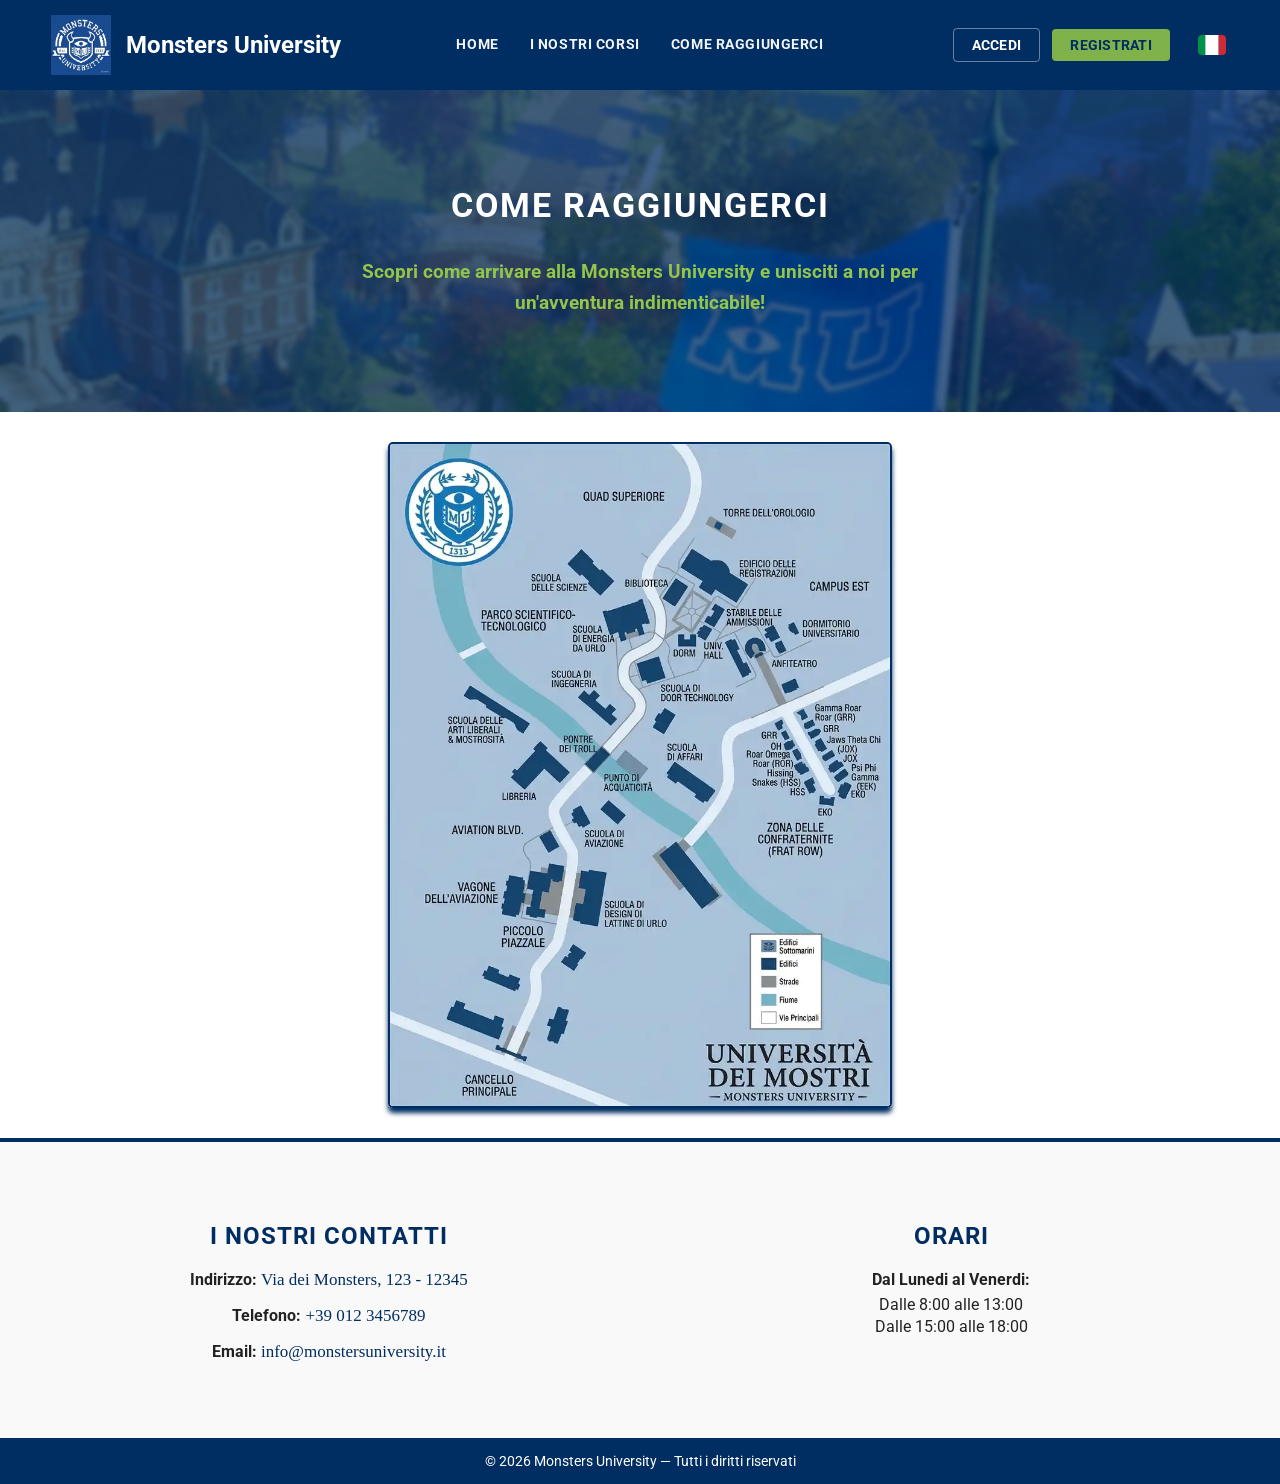
<file: pages/comeRaggiungerci.html>
<!doctype html>
<html lang="it">
  <head>
    <meta charset="UTF-8" />
    <meta name="viewport" content="width=device-width, initial-scale=1.0" />
    <meta name="description" content="Come Raggiungerci" />
    <title>Monsters University</title>

    <link
      rel="shortcut icon"
      href="../assets/images/Favicon.ico"
      type="image/x-icon"
    />

    <!-- Fogli di stile separati per responsabilità: navbar, stili globali, footer e lo stile specifico per comeRaggiungerci -->
    <link rel="stylesheet" href="../css/fonts.css" />
    <link rel="stylesheet" href="../css/navbar.css" />
    <link rel="stylesheet" href="../css/cambioLingua.css" />
    <link rel="stylesheet" href="../css/style.css" />
    <link rel="stylesheet" href="../css/comeRaggiungerci.css" />
    <link rel="stylesheet" href="../css/footer.css" />
  </head>

  <body>
    <!-- Navbar iniettata dinamicamente da caricaNavBar.js -->
    <div id="navbar-placeholder"></div>

    <!-- Selettore lingua iniettato dinamicamente da langService.js -->
    <div id="lang-selector-placeholder"></div>

    <!-- Menu smartphone iniettato dinamicamente da caricaNavBar.js -->
    <div id="menu-smartphone-placeholder"></div>

    <main>
      <!-- Contenuto della pagina "Come Raggiungerci" -->
      <section class="hero-come-raggiungerci">
        <div class="hero-overlay">
          <div class="hero-contenuti" id="inizio">
            <h1 data-i18n="cr_hero_title">Come Raggiungerci</h1>
            <p class="hero-descrizione" data-i18n="cr_hero_descrizione">
              Scopri come arrivare alla Monsters University e unisciti a noi per
              un'avventura indimenticabile!
            </p>
          </div>
        </div>
        <div class="mappa">
          <img
            src="../assets/images/lingue/mappaUniversitaDesktop.IT.webp"
            srcset="
              ../assets/images/lingue/mappaUniversitaDesktop.IT.webp  500w,
              ../assets/images/lingue/mappaUniversitaDesktop.IT.webp 1000w
            "
            sizes="(max-width: 768px) 90vw, 500px"
            alt="Mappa della Monsters University"
            loading="lazy"
            width="500"
            height="662"
          />
        </div>
      </section>

      <section class="info-container">
        <div class="contatti">
          <h2 data-i18n="cr_contatti_titolo">I nostri contatti</h2>
          <p>
            <strong data-i18n="cr_indirizzo_label">Indirizzo: </strong>
            <a
              href="http://maps.google.com/?q=Via+dei+Monsters%2C+123+-+12345+-+Monstropolis"
              target="_blank"
              class="informazioni"
              data-i18n="cr_indirizzo_valore"
              >Via dei Monsters, 123 - 12345</a
            >
          </p>
          <p>
            <strong data-i18n="cr_telefono_label">Telefono: </strong>
            <span class="informazioni">+39 012 3456789</span>
          </p>
          <p>
            <strong data-i18n="cr_email_label">Email: </strong>
            <a href="mailto:info@monstersuniversity.it" class="informazioni"
              >info@monstersuniversity.it</a
            >
          </p>
        </div>
        <div class="orari">
          <h2 data-i18n="cr_orari_titolo">Orari</h2>
          <p>
            <strong data-i18n="cr_orari_lun_ven"
              >Dal Lunedì al Venerdì:
            </strong>
            <span class="orari-flow">
              <span data-i18n="cr_orari_mattina_ore">8:00 – 13:00 </span>
              <span data-i18n="cr_orari_pomeriggio_ore">15:00 – 18:00</span>
            </span>
          </p>
        </div>
      </section>
    </main>

    <!-- jQuery: libreria esterna, deve essere caricata per prima -->
    <script src="../JavaScript/jquery-3.6.0.min.js"></script>
    <!-- Template HTML della navbar per pagine in /pages (path con ../) -->
    <script src="../JavaScript/navbar.js"></script>
    <!-- Servizio di iniezione dei componenti nel DOM -->
    <script src="../services/caricaNavBar.js"></script>
    <!-- Logica interattiva della navbar (hamburger menu, animazioni) -->
    <script src="../JavaScript/customNavbar.js"></script>
    <!-- Footer dinamico aggiunto dai colleghi -->
    <script src="../JavaScript/footer.js"></script>
    <!-- Dizionari — devono essere caricati PRIMA di lang.js -->
    <script src="../services/i18n/lang.it.min.js"></script>
    <script src="../services/i18n/lang.en.min.js"></script>
    <script src="../services/i18n/lang.de.min.js"></script>
    <script src="../services/i18n/lang.es.min.js"></script>
    <script src="../services/i18n/lang.fr.js"></script>
    <!-- Logica cambio lingua -->
    <script src="../services/langService.min.js"></script>
  </body>
</html>
</file>
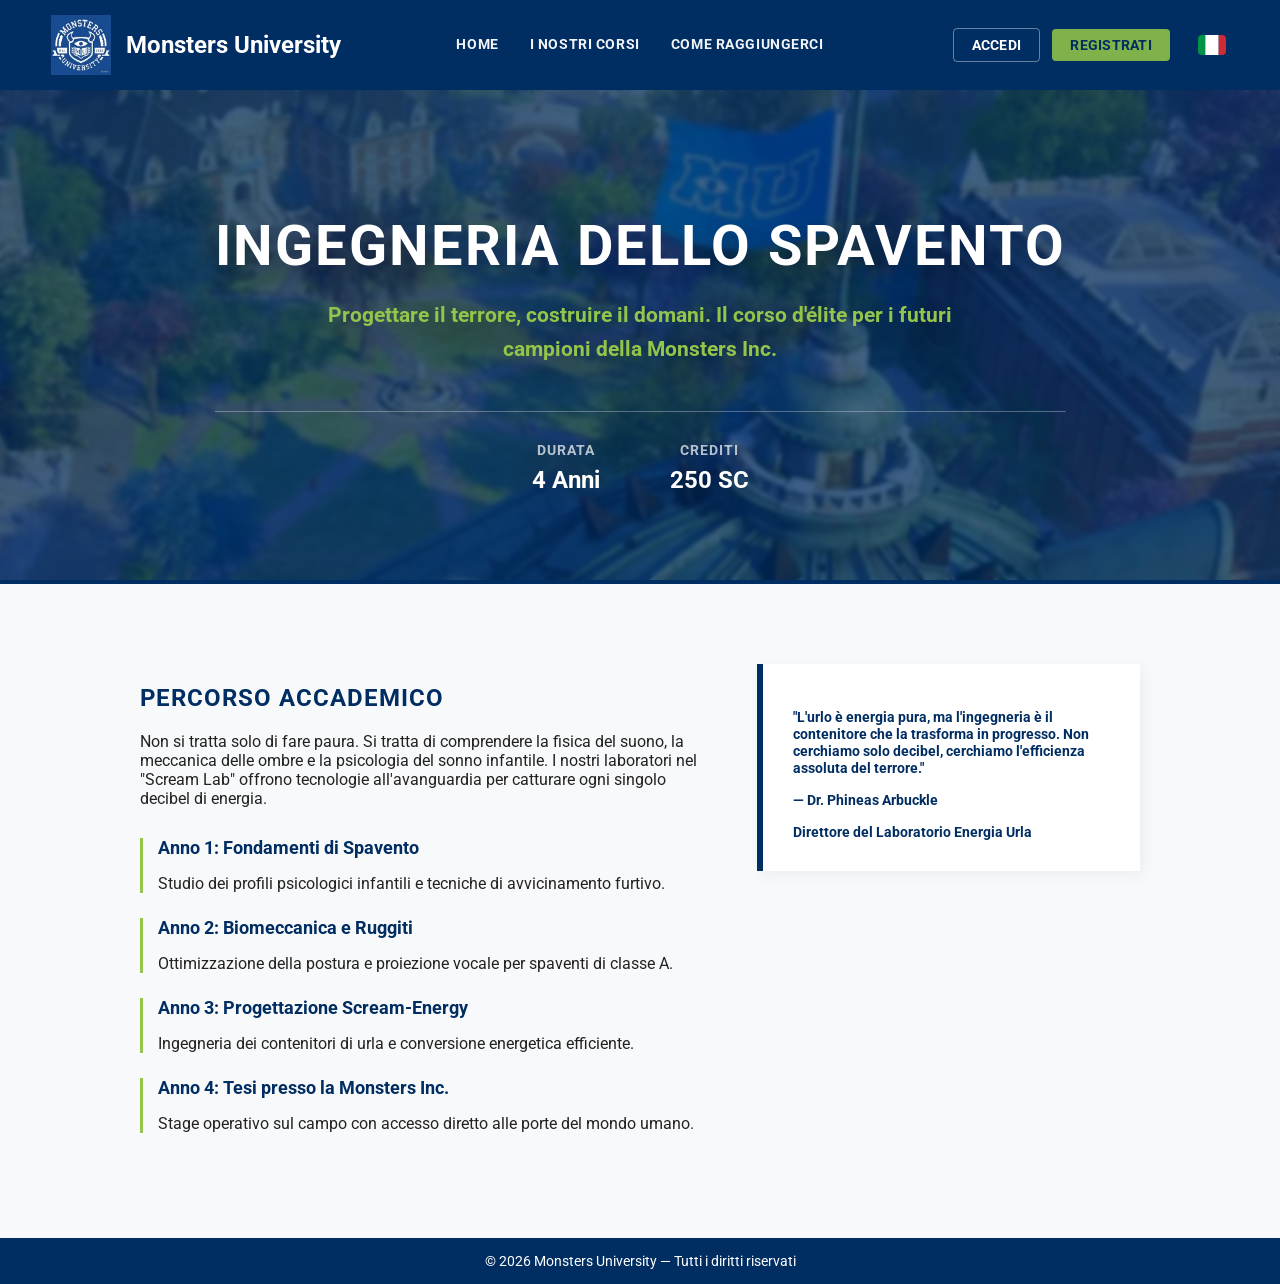
<file: pages/corsoIngegneria.html>
<!doctype html>
<html lang="it">

<head>
  <meta charset="UTF-8" />
  <meta name="viewport" content="width=device-width, initial-scale=1.0" />
  <meta name="description" content="Corso Ingegneria" />
  <title>Monsters University</title>

  <link rel="shortcut icon" href="../assets/images/Favicon.ico" type="image/x-icon" />

  <!-- Fogli di stile separati per responsabilità: navbar, stili globali, stili specifici per la sezione corsi -->
  <link rel="stylesheet" href="../css/fonts.css" />
  <link rel="stylesheet" href="../css/navbar.css" />
  <link rel="stylesheet" href="../css/cambioLingua.css" />
  <link rel="stylesheet" href="../css/style.css" />
  <link rel="stylesheet" href="../css/sezioneCorsi.css" />
  <link rel="stylesheet" href="../css/footer.css" />
</head>

<body>
  <!-- Navbar iniettata dinamicamente da caricaNavBar.js -->
  <div id="navbar-placeholder"></div>

  
    <!-- Menu smartphone iniettato dinamicamente da caricaNavBar.js -->
    <div id="menu-smartphone-placeholder"></div>

  <main>

    <!-- Selettore lingua iniettato dinamicamente da langService.js -->
    <div id="lang-selector-placeholder"></div>

    <!-- HERO: immagine di sfondo + overlay scuro + titolo corso e info rapide (durata e crediti) -->
    <section class="hero-corsi">
      <div class="hero-overlay">
        <div class="hero-contenuti">
          <h1 data-i18n="ing_hero_title">Ingegneria dello Spavento</h1>
          <p class="hero-descrizione" data-i18n="ing_hero_descrizione">
            Progettare il terrore, costruire il domani. Il corso d'élite per i futuri campioni della Monsters Inc.
          </p>
          <!-- Dettagli sintetici del corso, visibili nell'hero -->
          <div class="hero-dettagli">
            <div class="dettagli-elementi">
              <strong data-i18n="hero_durata_label">Durata</strong>
              <span data-i18n="ing_hero_durata_valore">4 Anni</span>
            </div>
            <div class="dettagli-elementi">
              <strong data-i18n="hero_crediti_label">Crediti</strong>
              <span data-i18n="ing_hero_crediti_valore">250 SC</span>
            </div>
          </div>
        </div>
      </div>
    </section>

    <!--
        SEZIONE PROGRAMMA: la colonna sinistra (colonna-didattica) contiene sia l'introduzione
        testuale sia i moduli per anno, mentre la destra ospita la citazione del docente.
        Vedi programma-grid in sezioneCorsi.css per il layout a due colonne.
      -->
    <section class="programma">
      <div class="container-programma">
        <div class="programma-grid">
          <div class="colonna-didattica">
            <!-- Testo introduttivo del corso -->
            <div class="testo-introduzione">
              <h2 data-i18n="programma_titolo">Percorso Accademico</h2>
              <p data-i18n="ing_programma_intro">Non si tratta solo di fare paura. Si tratta di comprendere la fisica
                del suono, la meccanica delle ombre e la psicologia del sonno infantile. I nostri laboratori nel
                "Scream Lab" offrono tecnologie all'avanguardia per catturare ogni singolo decibel di energia.</p>
            </div>
            <!-- Un <div> per ogni anno accademico: questo corso dura 4 anni -->
            <div class="moduli-didattici">
              <div class="anno-accademico">
                <strong data-i18n="ing_anno1_titolo">Anno 1: Fondamenti di Spavento</strong>
                <p data-i18n="ing_anno1_desc">Studio dei profili psicologici infantili e tecniche di avvicinamento
                  furtivo.</p>
              </div>
              <div class="anno-accademico">
                <strong data-i18n="ing_anno2_titolo">Anno 2: Biomeccanica e Ruggiti</strong>
                <p data-i18n="ing_anno2_desc">Ottimizzazione della postura e proiezione vocale per spaventi di classe
                  A.</p>
              </div>
              <div class="anno-accademico">
                <strong data-i18n="ing_anno3_titolo">Anno 3: Progettazione Scream-Energy</strong>
                <p data-i18n="ing_anno3_desc">Ingegneria dei contenitori di urla e conversione energetica
                  efficiente.</p>
              </div>
              <div class="anno-accademico">
                <strong data-i18n="ing_anno4_titolo">Anno 4: Tesi presso la Monsters Inc.</strong>
                <p data-i18n="ing_anno4_desc">Stage operativo sul campo con accesso diretto alle porte del mondo
                  umano.</p>
              </div>
            </div>
          </div>

          <!-- Citazione laterale: aggiornare nome e ruolo del docente se cambia -->
          <aside class="citazione">
            <blockquote title="Ingegneria dello Spavento">
              <span data-i18n="ing_citazione_testo">"L'urlo è energia pura, ma l'ingegneria è il contenitore che la
                trasforma in progresso. Non cerchiamo solo decibel, cerchiamo l'efficienza assoluta del
                terrore."</span>
              <span data-i18n="ing_citazione_autore">— Dr. Phineas Arbuckle</span>
              <span data-i18n="ing_citazione_ruolo">Direttore del Laboratorio Energia Urla</span>
            </blockquote>
          </aside>
        </div>
      </div>
    </section>
  </main>

  <!-- jQuery: libreria esterna, deve essere caricata per prima -->
  <script src="../JavaScript/jquery-3.6.0.min.js"></script>
  <!-- Template HTML della navbar per pagine in /pages (path con ../) -->
  <script src="../JavaScript/navbar.js"></script>
  <!-- Servizio di iniezione dei componenti nel DOM -->
  <script src="../services/caricaNavBar.js"></script>
  <!-- Logica interattiva della navbar (hamburger menu, animazioni) -->
  <script src="../JavaScript/customNavbar.js"></script>
  <!-- Footer dinamico aggiunto dai colleghi -->
  <script src="../JavaScript/footer.js"></script>
  <!-- Dizionari — devono essere caricati PRIMA di lang.js -->
  <script src="../services/i18n/lang.it.min.js"></script>
  <script src="../services/i18n/lang.en.min.js"></script>
  <script src="../services/i18n/lang.de.min.js"></script>
  <script src="../services/i18n/lang.es.min.js"></script>
  <script src="../services/i18n/lang.fr.min.js"></script>
  <!-- Logica cambio lingua -->
  <script src="../services/langService.min.js"></script>
</body>

</html>
</file>
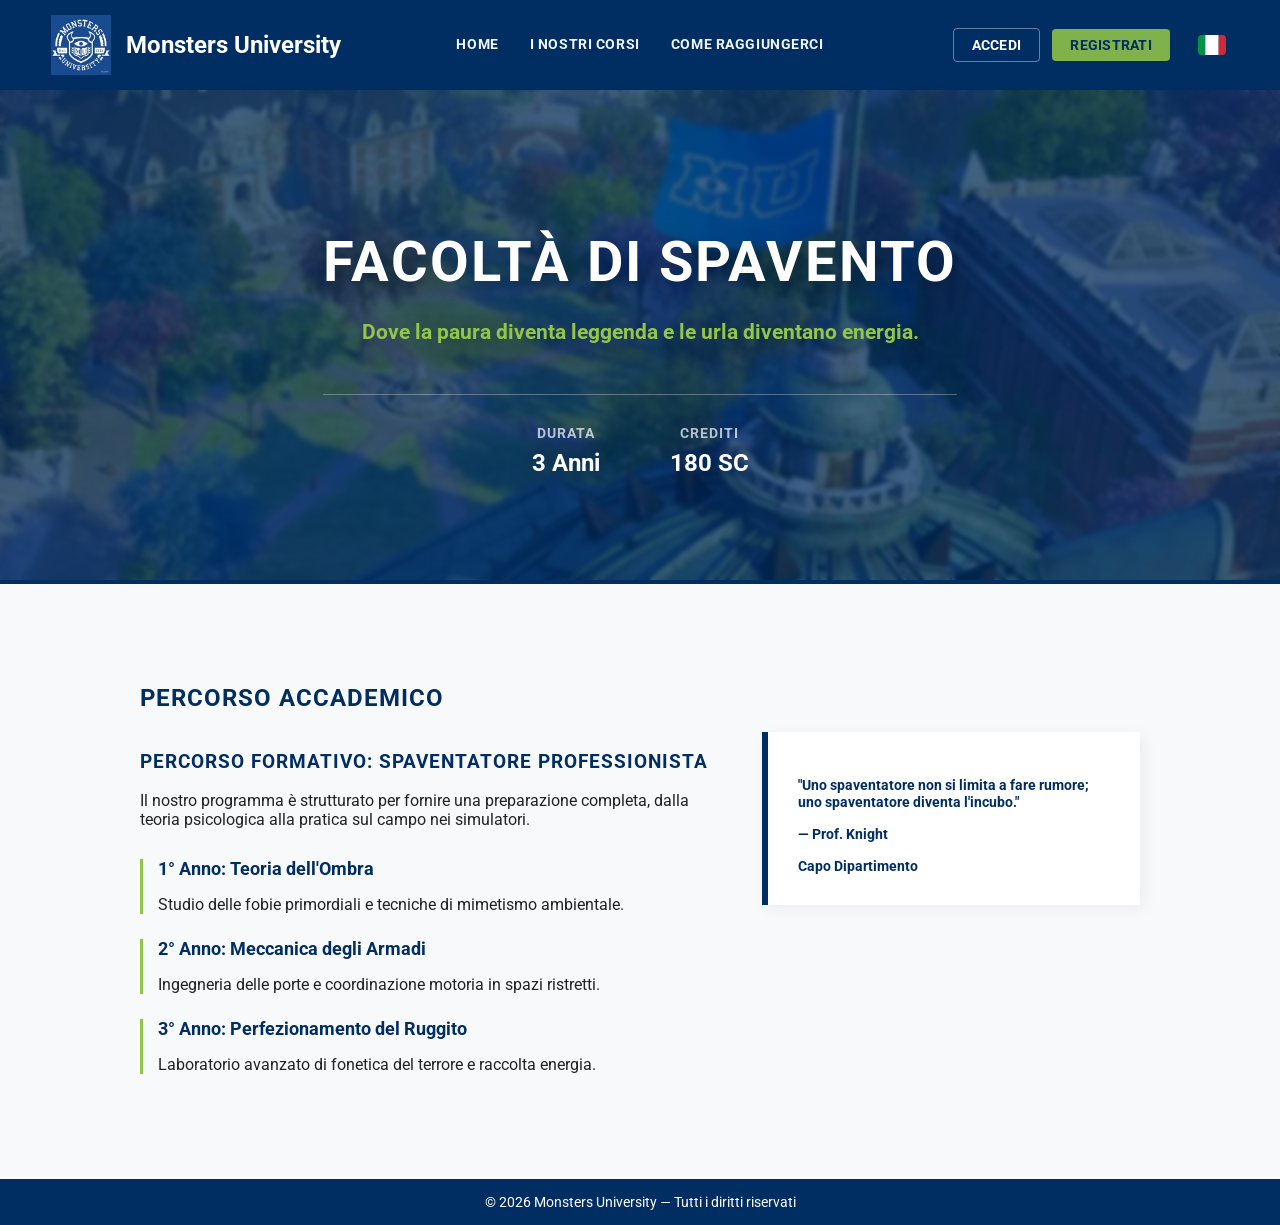
<file: pages/corsoSpavento.html>
<!doctype html>
<html lang="it">

<head>
  <meta charset="UTF-8" />
  <meta name="viewport" content="width=device-width, initial-scale=1.0" />
  <meta name="description" content="Corso Spavento" />
  <title>Monsters University</title>

  <link rel="shortcut icon" href="../assets/images/Favicon.ico" type="image/x-icon" />

  <!-- Fogli di stile separati per responsabilità: navbar, stili globali, stili specifici per la sezione corsi -->
  <link rel="stylesheet" href="../css/fonts.css" />
  <link rel="stylesheet" href="../css/navbar.css" />
  <link rel="stylesheet" href="../css/cambioLingua.css" />
  <link rel="stylesheet" href="../css/style.css" />
  <link rel="stylesheet" href="../css/sezioneCorsi.css" />
  <link rel="stylesheet" href="../css/footer.css" />
</head>

<body>
  <!-- Navbar iniettata dinamicamente da caricaNavBar.js -->
  <div id="navbar-placeholder"></div>


  <!-- Menu smartphone iniettato dinamicamente da caricaNavBar.js -->
  <div id="menu-smartphone-placeholder"></div>

  <main>

    <!-- Selettore lingua iniettato dinamicamente da langService.js -->
    <div id="lang-selector-placeholder"></div>

    <!-- HERO: immagine di sfondo + overlay scuro + titolo corso e info rapide (durata e crediti) -->
    <section class="hero-corsi">
      <div class="hero-overlay">
        <div class="hero-contenuti">
          <h1 data-i18n="hero_title">Facoltà di Spavento</h1>
          <p class="hero-descrizione" data-i18n="hero_descrizione">Dove la paura diventa leggenda e le urla diventano
            energia.</p>
          <!-- Dettagli sintetici del corso, visibili nell'hero -->
          <div class="hero-dettagli">
            <div class="dettagli-elementi">
              <strong data-i18n="hero_durata_label">Durata</strong>
              <span data-i18n="hero_durata_valore">3 Anni</span>
            </div>
            <div class="dettagli-elementi">
              <strong data-i18n="hero_crediti_label">Crediti</strong>
              <span data-i18n="hero_crediti_valore">180 SC</span>
            </div>
          </div>
        </div>
      </div>
    </section>

    <!-- SEZIONE PROGRAMMA: griglia con percorso formativo (3 anni) + citazione del docente -->
    <section class="programma">
      <div class="container-programma">
        <h2 data-i18n="programma_titolo">Percorso Accademico</h2>
        <!-- Layout a due colonne: testo a sinistra, citazione a destra (vedi programma-grid in sezioneCorsi.css) -->
        <div class="programma-grid">
          <div class="programma-testo">
            <h3 data-i18n="programma_sottotitolo">Percorso Formativo: Spaventatore Professionista</h3>
            <p data-i18n="programma_intro">
              Il nostro programma è strutturato per fornire una preparazione completa, dalla teoria psicologica alla
              pratica sul campo nei simulatori.
            </p>
            <!-- Un <article> per ogni anno accademico: aggiungere qui eventuali anni futuri -->
            <div class="moduli-didattici">
              <article class="anno-accademico">
                <strong data-i18n="anno1_titolo">1° Anno: Teoria dell'Ombra</strong>
                <p data-i18n="anno1_desc">Studio delle fobie primordiali e tecniche di mimetismo ambientale.</p>
              </article>
              <article class="anno-accademico">
                <strong data-i18n="anno2_titolo">2° Anno: Meccanica degli Armadi</strong>
                <p data-i18n="anno2_desc">Ingegneria delle porte e coordinazione motoria in spazi ristretti.</p>
              </article>
              <article class="anno-accademico">
                <strong data-i18n="anno3_titolo">3° Anno: Perfezionamento del Ruggito</strong>
                <p data-i18n="anno3_desc">Laboratorio avanzato di fonetica del terrore e raccolta energia.</p>
              </article>
            </div>
          </div>

          <!-- Citazione laterale: aggiornare nome e ruolo del docente se cambia -->
          <aside class="citazione">
            <blockquote>
              <span data-i18n="citazione_testo">"Uno spaventatore non si limita a fare rumore; uno spaventatore diventa
                l'incubo."</span>
              <span data-i18n="citazione_autore">— Prof. Knight</span>
              <span data-i18n="citazione_ruolo">Capo Dipartimento</span>
            </blockquote>
          </aside>
        </div>
      </div>
    </section>
  </main>

  <!-- jQuery: libreria esterna, deve essere caricata per prima -->
  <script src="../JavaScript/jquery-3.6.0.min.js"></script>
  <!-- Template HTML della navbar per pagine in /pages (path con ../) -->
  <script src="../JavaScript/navbar.js"></script>
  <!-- Servizio di iniezione dei componenti nel DOM -->
  <script src="../services/caricaNavBar.js"></script>
  <!-- Logica interattiva della navbar (hamburger menu, animazioni) -->
  <script src="../JavaScript/customNavbar.js"></script>
  <!-- Footer dinamico aggiunto dai colleghi -->
  <script src="../JavaScript/footer.js"></script>
  <!-- Dizionari — devono essere caricati PRIMA di lang.js -->
  <script src="../services/i18n/lang.it.min.js"></script>
  <script src="../services/i18n/lang.en.min.js"></script>
  <script src="../services/i18n/lang.de.min.js"></script>
  <script src="../services/i18n/lang.es.min.js"></script>
  <script src="../services/i18n/lang.fr.min.js"></script>
  <!-- Logica cambio lingua -->
  <script src="../services/langService.min.js"></script>
</body>

</html>
</file>
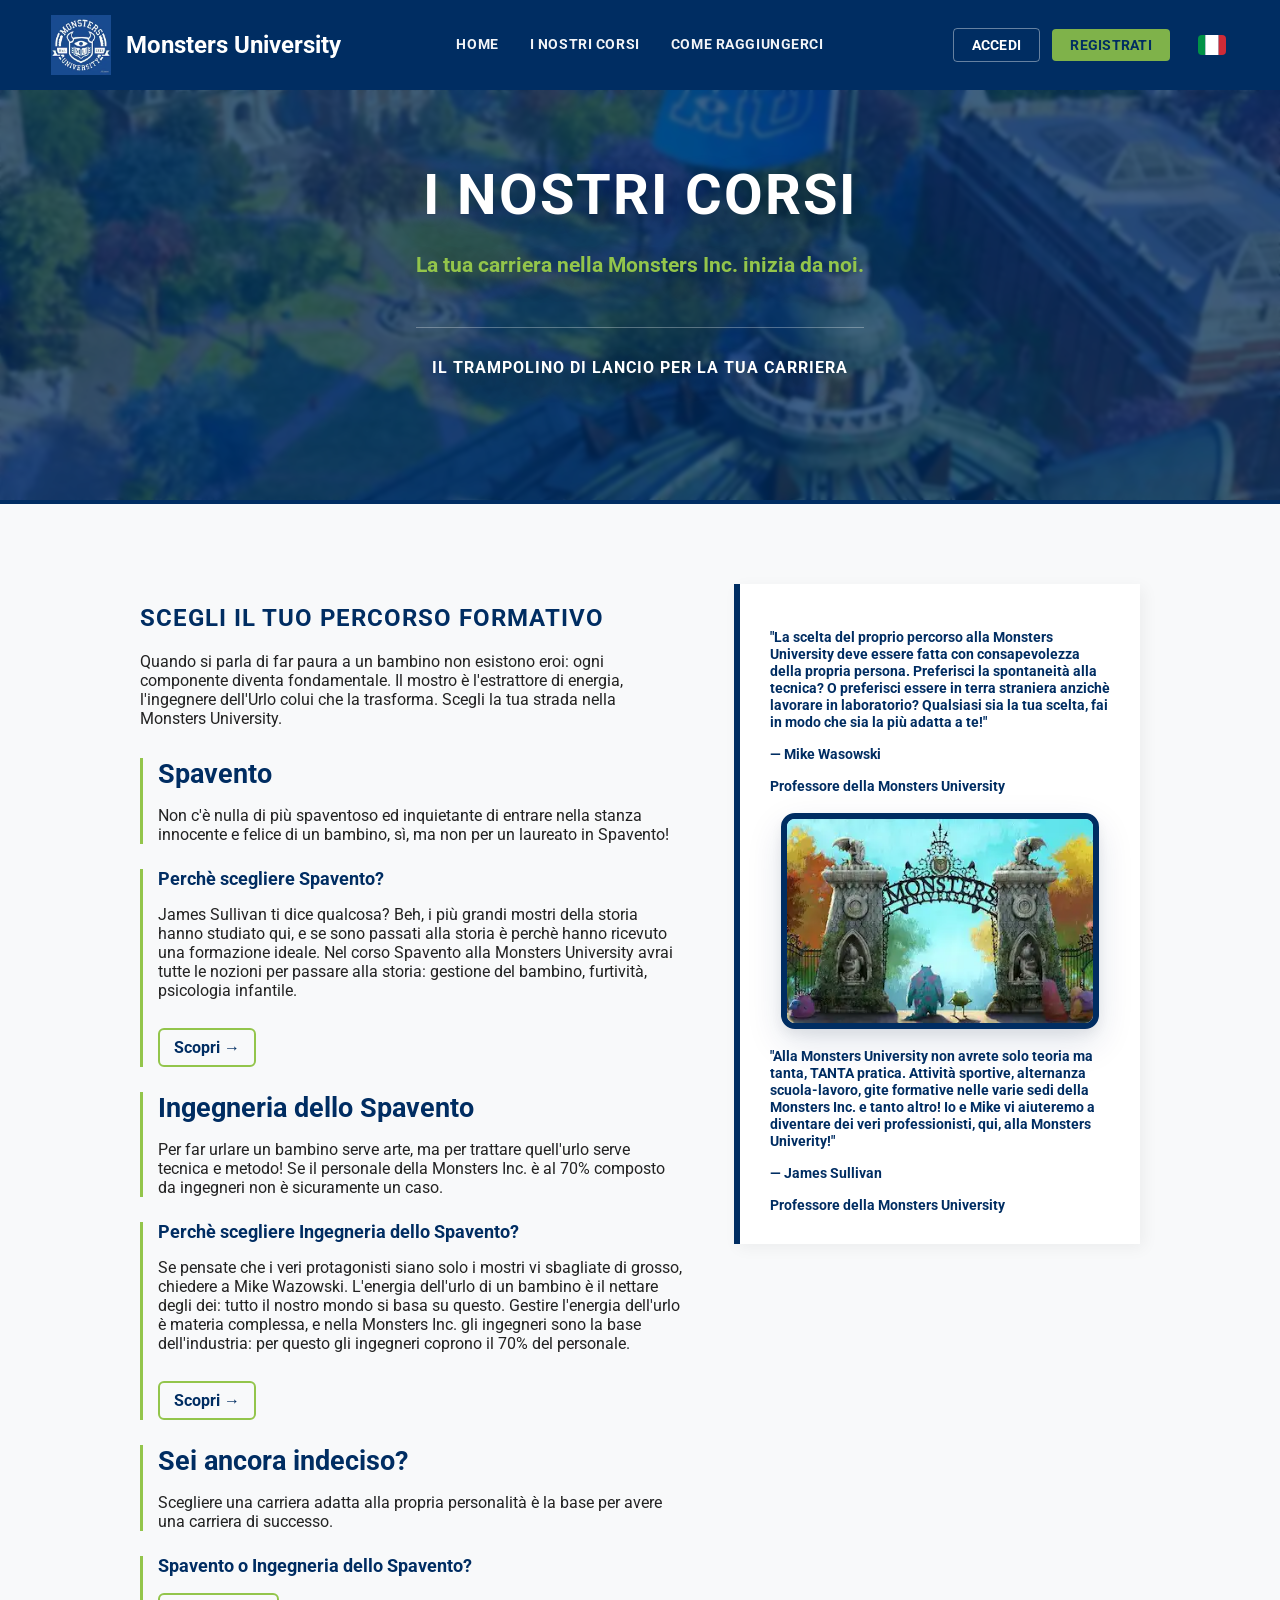
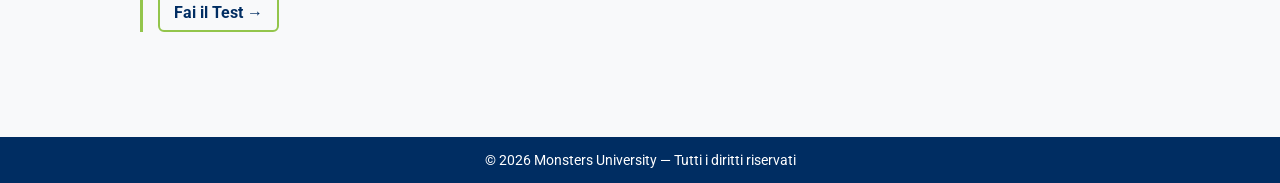
<file: pages/nostriCorsi.html>
<!doctype html>
<html lang="it">

<head>
    <meta charset="UTF-8" />
    <meta name="viewport" content="width=device-width, initial-scale=1.0" />
    <meta name="description" content="I Nostri Corsi" />
    <title>Monsters University</title>

    <link rel="shortcut icon" href="../assets/images/Favicon.ico" type="image/x-icon" />

    <!-- Fogli di stile separati per responsabilità: navbar, stili globali, stili specifici per la sezione corsi -->
    <link rel="stylesheet" href="../css/fonts.css" />
    <link rel="stylesheet" href="../css/navbar.css" />
    <link rel="stylesheet" href="../css/cambioLingua.css" />
    <link rel="stylesheet" href="../css/style.css" />
    <link rel="stylesheet" href="../css/footer.css" />
    <link rel="stylesheet" href="../css/nostriCorsi.css" />
</head>

<body>
    <!-- Navbar iniettata dinamicamente da caricaNavBar.js -->
    <div id="navbar-placeholder"></div>

    <!-- Selettore lingua iniettato dinamicamente da langService.js -->
    <div id="lang-selector-placeholder"></div>

    <!-- Menu smartphone iniettato dinamicamente da caricaNavBar.js -->
    <div id="menu-smartphone-placeholder"></div>

    <main>

        <!-- HERO: immagine di sfondo + overlay scuro + titolo corso e info rapide (durata e crediti) -->
        <section class="hero-corsi">
            <div class="hero-overlay">
                <div class="hero-contenuti">
                    <h1 data-i18n="nc_hero_title">I Nostri Corsi</h1>
                    <p class="hero-descrizione" data-i18n="nc_hero_descrizione">
                        La tua carriera nella Monsters Inc. inizia da noi.
                    </p>
                    <div class="hero-dettagli">
                        <div class="dettagli-elementi">
                            <strong data-i18n="nc_hero_tagline">il trampolino di lancio per la tua carriera</strong>
                        </div>
                    </div>
                </div>
            </div>
        </section>

        <!--
        SEZIONE PROGRAMMA: la colonna sinistra (colonna-didattica) contiene sia l'introduzione
        testuale sia i moduli per anno, mentre la destra ospita la citazione del docente.
        Vedi programma-grid in sezioneCorsi.css per il layout a due colonne.
      -->
        <section class="programma">
            <div class="container-programma">
                <div class="programma-grid">
                    <div class="colonna-didattica">
                        <!-- Testo introduttivo del corso -->
                        <div class="testo-introduzione">
                            <h2 data-i18n="nc_sezione_titolo">Scegli il tuo percorso formativo</h2>
                            <p data-i18n="nc_sezione_intro">Quando si parla di far paura a un bambino non esistono eroi:
                                ogni componente diventa
                                fondamentale. Il mostro è l'estrattore di energia, l'ingegnere dell'Urlo colui che la
                                trasforma. Scegli la tua strada nella Monsters University.</p>
                        </div>
                        <!-- Un <div> per ogni corso disponibile -->
                        <div class="moduli-didattici">
                            <div class="anno-accademico">
                                <strong data-i18n="nc_spavento_titolo">Spavento</strong>
                                <p data-i18n="nc_spavento_intro">Non c'è nulla di più spaventoso ed inquietante di
                                    entrare nella stanza innocente e
                                    felice di un bambino, sì, ma non per un laureato in Spavento!</p>
                            </div>
                            <div class="descrizione-anno-accademico">
                                <strong data-i18n="nc_spavento_perche">Perchè scegliere Spavento?</strong>
                                <p data-i18n="nc_spavento_desc">James Sullivan ti dice qualcosa? Beh, i più grandi mostri della storia hanno studiato qui, e se sono passati alla storia è perchè hanno ricevuto una formazione ideale. Nel corso Spavento alla Monsters University avrai tutte le nozioni per passare alla storia: gestione del bambino, furtività, psicologia infantile.</p>
                                <a class="btn-scopri" href="./corsoSpavento.html" aria-label="Scopri"
                                    data-i18n="nc_btn_scopri">Scopri <span class="arrow">→</span></a>
                            </div>
                            <div class="anno-accademico">
                                <strong data-i18n="nc_ingegneria_titolo">Ingegneria dello Spavento</strong>
                                <p data-i18n="nc_ingegneria_intro">Per far urlare un bambino serve arte, ma per trattare
                                    quell'urlo serve tecnica e
                                    metodo! Se il personale della Monsters Inc. è al 70% composto da ingegneri non è
                                    sicuramente un caso.</p>
                            </div>
                            <div class="descrizione-anno-accademico">
                                <strong data-i18n="nc_ingegneria_perche">Perchè scegliere Ingegneria dello
                                    Spavento?</strong>
                                <p data-i18n="nc_ingegneria_desc">Se pensate che i veri protagonisti siano solo i mostri
                                    vi sbagliate di grosso,
                                    chiedere a Mike Wazowski. L'energia dell'urlo di un bambino è il nettare degli dei:
                                    tutto il nostro mondo si basa su questo. Gestire l'energia dell'urlo è materia
                                    complessa, e nella Monsters Inc. gli ingegneri solo la base dell'industria: per
                                    questo gli ingegneri coprono il 70% del personale.</p>
                                <a class="btn-scopri" href="./corsoIngegneria.html" aria-label="Scopri"
                                    data-i18n="nc_btn_scopri">Scopri <span class="arrow">→</span></a>
                            </div>
                            <div class="anno-accademico">
                                <strong data-i18n="nc_indeciso_titolo">Sei ancora indeciso?</strong>
                                <p data-i18n="nc_indeciso_desc">Scegliere una carriera adatta alla propria personalità è
                                    la base per avere una
                                    carriera di successo.</p>
                            </div>
                            <div class="descrizione-anno-accademico">
                                <strong data-i18n="nc_indeciso_perche">Spavento o Ingegneria dello Spavento?</strong>
                                <a class="btn-scopri" href="./test.html" aria-label="Fai il test di orientamento"
                                    data-i18n="nc_btn_test">
                                    Fai il Test <span class="arrow">→</span>
                                </a>
                            </div>
                        </div>
                    </div>

                    <!-- Citazione laterale: aggiornare nome e ruolo del docente se cambia -->
                    <div class="immagine-wrapper">
                        <aside class="citazione">
                            <blockquote title="I Nostri Corsi">
                                <span data-i18n="nc_citazione1_testo">"La scelta del proprio percorso alla Monsters
                                    University deve essere fatta con
                                    consapevolezza della propria persona. Preferisci la spontaneità alla tecnica? O
                                    preferisci essere in terra straniera anzichè lavorare in laboratorio? Qualsiasi sia
                                    la tua scelta,
                                    fai in modo che sia la più adatta a te!"</span>
                                <span data-i18n="nc_citazione1_autore">— Mike Wasowski</span>
                                <span data-i18n="nc_citazione1_ruolo">Professore della Monsters University</span>
                            </blockquote>

                            <div class="immagine-corso">
                                <img src="../assets/images/percorsoCorsi.webp"
                                    alt="Percorso dei corsi Monsters University">
                            </div>

                            <blockquote title="I Nostri Corsi">
                                <span data-i18n="nc_citazione2_testo">"Alla Monsters University non avrete solo teoria
                                    ma tanta, TANTA pratica. Attività
                                    sportive, alternanza scuola-lavoro, gite formative nelle varie sedi della Monsters
                                    Inc.
                                    e tanto altro! Io e Mike vi aiuteremo a diventare dei veri professionisti, qui, alla
                                    Monsters Univerity!"</span>
                                <span data-i18n="nc_citazione2_autore">— James Sullivan</span>
                                <span data-i18n="nc_citazione2_ruolo">Professore della Monsters University</span>
                            </blockquote>
                        </aside>
                    </div>
                </div>
            </div>
        </section>
    </main>

    <!-- jQuery: libreria esterna, deve essere caricata per prima -->
    <script src="../JavaScript/jquery-3.6.0.min.js"></script>
    <!-- Template HTML della navbar per pagine in /pages (path con ../) -->
    <script src="../JavaScript/navbar.js"></script>
    <!-- Servizio di iniezione dei componenti nel DOM -->
    <script src="../services/caricaNavBar.js"></script>
    <!-- Logica interattiva della navbar (hamburger menu, animazioni) -->
    <script src="../JavaScript/customNavbar.js"></script>
    <!-- Footer dinamico aggiunto dai colleghi -->
    <script src="../JavaScript/footer.js"></script>
    <!-- Dizionari — devono essere caricati PRIMA di lang.js -->
    <script src="../services/i18n/lang.it.min.js"></script>
    <script src="../services/i18n/lang.en.min.js"></script>
    <script src="../services/i18n/lang.de.min.js"></script>
    <script src="../services/i18n/lang.es.min.js"></script>
    <script src="../services/i18n/lang.fr.min.js"></script>
    <!-- Logica cambio lingua -->
    <script src="../services/langService.js"></script>
</body>

</html>
</file>
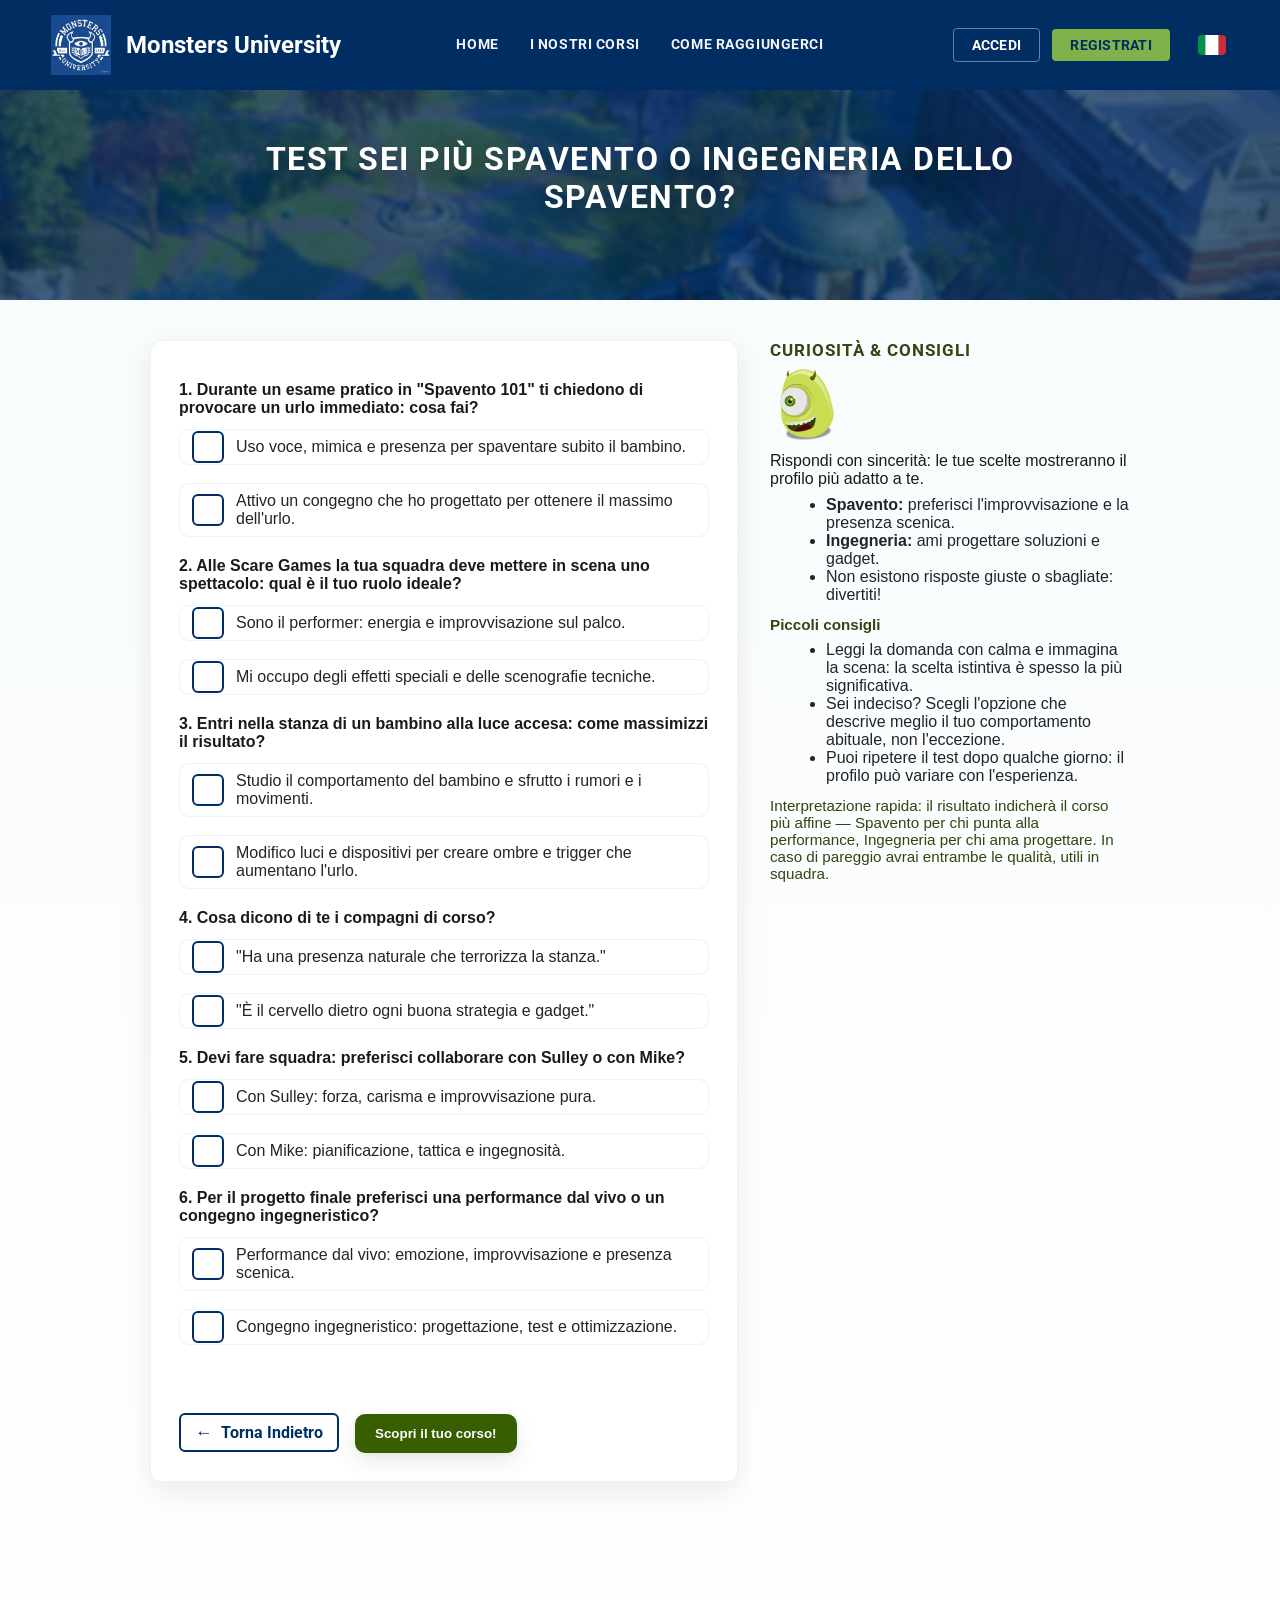
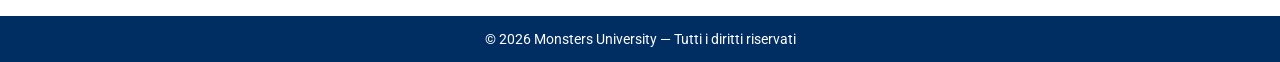
<file: pages/test.html>
<!DOCTYPE html>
<html lang="it">

<head>
    <meta charset="UTF-8">
    <meta name="viewport" content="width=device-width, initial-scale=1.0">
    <meta name="description"
        content="Scopri se sei più Spavento o Ingegneria dello Spavento con il nostro quiz interattivo!">
    <title>Monsters University</title>

    <link rel="shortcut icon" href="../assets/images/Favicon.ico" type="image/x-icon">

    <link rel="stylesheet" href="../css/fonts.css">
    <link rel="stylesheet" href="../css/navbar.css" />
    <link rel="stylesheet" href="../css/cambioLingua.css" />
    <link rel="stylesheet" href="../css/style.css" />
    <link rel="stylesheet" href="../css/nostriCorsi.css" />
    <link rel="stylesheet" href="../css/test.css">
    <link rel="stylesheet" href="../css/footer.css" />
</head>

<body>
    <!-- Navbar iniettata dinamicamente da caricaNavBar.js -->
    <div id="navbar-placeholder"></div>

    <!-- Selettore lingua iniettato dinamicamente da langService.js -->
    <div id="lang-selector-placeholder"></div>


    <!-- Menu smartphone iniettato dinamicamente da caricaNavBar.js -->
    <div id="menu-smartphone-placeholder"></div>

    <main>

        <section class="hero-corsi small">
            <div class="hero-overlay">
                <div class="hero-contenuti">
                    <h2 data-i18n="test_hero_title">Test Sei più Spavento o Ingegneria dello Spavento?</h2>
                </div>
            </div>
        </section>

        <div class="quiz-grid">
            <form id="quiz">
                <p data-i18n="test_q1">1. Durante un esame pratico in "Spavento 101" ti chiedono di provocare un urlo
                    immediato: cosa fai?</p>
                <label><input type="radio" name="q1" value="spavento"> <span data-i18n="test_q1_spavento">Uso voce,
                        mimica e presenza per spaventare subito il bambino.</span></label><br>
                <label><input type="radio" name="q1" value="ingegneria"> <span data-i18n="test_q1_ingegneria">Attivo un
                        congegno che ho progettato per ottenere il massimo dell'urlo.</span></label>

                <p data-i18n="test_q2">2. Alle Scare Games la tua squadra deve mettere in scena uno spettacolo: qual è
                    il tuo ruolo ideale?</p>
                <label><input type="radio" name="q2" value="spavento"> <span data-i18n="test_q2_spavento">Sono il
                        performer: energia e improvvisazione sul palco.</span></label><br>
                <label><input type="radio" name="q2" value="ingegneria"> <span data-i18n="test_q2_ingegneria">Mi occupo
                        degli effetti speciali e delle scenografie tecniche.</span></label>

                <p data-i18n="test_q3">3. Entri nella stanza di un bambino alla luce accesa: come massimizzi il
                    risultato?</p>
                <label><input type="radio" name="q3" value="spavento"> <span data-i18n="test_q3_spavento">Studio il
                        comportamento del bambino e sfrutto i rumori e i movimenti.</span></label><br>
                <label><input type="radio" name="q3" value="ingegneria"> <span data-i18n="test_q3_ingegneria">Modifico
                        luci e dispositivi per creare ombre e trigger che aumentano l'urlo.</span></label>

                <p data-i18n="test_q4">4. Cosa dicono di te i compagni di corso?</p>
                <label><input type="radio" name="q4" value="spavento"> <span data-i18n="test_q4_spavento">"Ha una
                        presenza naturale che terrorizza la stanza."</span></label><br>
                <label><input type="radio" name="q4" value="ingegneria"> <span data-i18n="test_q4_ingegneria">"È il
                        cervello dietro ogni buona strategia e gadget."</span></label>

                <p data-i18n="test_q5">5. Devi fare squadra: preferisci collaborare con Sulley o con Mike?</p>
                <label><input type="radio" name="q5" value="spavento"> <span data-i18n="test_q5_spavento">Con Sulley:
                        forza, carisma e improvvisazione pura.</span></label><br>
                <label><input type="radio" name="q5" value="ingegneria"> <span data-i18n="test_q5_ingegneria">Con Mike:
                        pianificazione, tattica e ingegnosità.</span></label>

                <p data-i18n="test_q6">6. Per il progetto finale preferisci una performance dal vivo o un congegno
                    ingegneristico?</p>
                <label><input type="radio" name="q6" value="spavento"> <span data-i18n="test_q6_spavento">Performance
                        dal vivo: emozione, improvvisazione e presenza scenica.</span></label><br>
                <label><input type="radio" name="q6" value="ingegneria"> <span data-i18n="test_q6_ingegneria">Congegno
                        ingegneristico: progettazione, test e ottimizzazione.</span></label>

                <br><br>
                <a class="btn-scopri" href="./nostriCorsi.html"
                    aria-label="Torna indietro alla pagina dei nostri corsi">
                    <span class="arrow">←</span> <span data-i18n="test_btn_torna">Torna Indietro</span>
                </a>
                <button type="button" class="btn-primary" onclick="calcolaRisultato()"
                    data-i18n="test_btn_scopri">Scopri il tuo corso!</button>
            </form>

            <aside class="test-aside" aria-label="Informazioni sul test">
                <h3 data-i18n="test_aside_titolo">Curiosità & Consigli</h3>
                <img src="../assets/images/monsters/mike-wazowski.256.webp" alt="Mike" class="aside-thumb">
                <p data-i18n="test_aside_intro">Rispondi con sincerità: le tue scelte mostreranno il profilo più adatto
                    a te.</p>
                <ul>
                    <li><strong data-i18n="test_aside_spavento_label">Spavento:</strong> <span
                            data-i18n="test_aside_spavento_desc">preferisci l'improvvisazione e la presenza
                            scenica.</span></li>
                    <li><strong data-i18n="test_aside_ingegneria_label">Ingegneria:</strong> <span
                            data-i18n="test_aside_ingegneria_desc">ami progettare soluzioni e gadget.</span></li>
                    <li data-i18n="test_aside_nota">Non esistono risposte giuste o sbagliate: divertiti!</li>
                </ul>
                <h4 data-i18n="test_aside_consigli_titolo">Piccoli consigli</h4>
                <ul>
                    <li data-i18n="test_aside_consiglio1">Leggi la domanda con calma e immagina la scena: la scelta
                        istintiva è spesso la più significativa.</li>
                    <li data-i18n="test_aside_consiglio2">Sei indeciso? Scegli l'opzione che descrive meglio il tuo
                        comportamento abituale, non l'eccezione.</li>
                    <li data-i18n="test_aside_consiglio3">Puoi ripetere il test dopo qualche giorno: il profilo può
                        variare con l'esperienza.</li>
                </ul>
                <p style="margin-top:8px; font-size:0.95rem; color:#334513" data-i18n="test_aside_interpretazione">
                    Interpretazione rapida: il risultato indicherà il corso più affine — Spavento per chi punta alla
                    performance, Ingegneria per chi ama progettare. In caso di pareggio avrai entrambe le qualità, utili
                    in squadra.</p>
            </aside>

            <output id="risultato" aria-live="polite"></output>
        </div>
    </main>

    <!-- jQuery: libreria esterna, deve essere caricata per prima -->
    <script src="../JavaScript/jquery-3.6.0.min.js"></script>
    <!-- Template HTML della navbar per pagine in /pages (path con ../) -->
    <script src="../JavaScript/navbar.js"></script>
    <!-- Servizio di iniezione dei componenti nel DOM -->
    <script src="../services/caricaNavBar.js"></script>
    <!-- Logica interattiva della navbar (hamburger menu, animazioni) -->
    <script src="../JavaScript/customNavbar.js"></script>
    <!-- Footer dinamico aggiunto dai colleghi -->
    <script src="../JavaScript/footer.js"></script>
    <!-- Dizionari — devono essere caricati PRIMA di lang.js -->
    <script src="../services/i18n/lang.it.min.js"></script>
    <script src="../services/i18n/lang.en.min.js"></script>
    <script src="../services/i18n/lang.de.min.js"></script>
    <script src="../services/i18n/lang.es.min.js"></script>
    <script src="../services/i18n/lang.fr.min.js"></script>
    <!-- Logica cambio lingua -->
    <script src="../services/langService.min.js"></script>
    <!-- Logica del quiz, calcolo del risultato e aggiornamento del DOM -->
    <script src="../JavaScript/test.js" defer></script>
</body>

</html>
</file>
<file: css/fonts.css>
/* CONFIGURAZIONE FONT LOCALE - ROBOTO SLAB
   Questa configurazione permette al progetto di funzionare 100% offline,
   risolvendo i warning di sicurezza (Subresource Integrity) di SonarQube
   ed evitando chiamate esterne ai server Google.
*/

/* roboto-slab-700 - latin */
@font-face {
  font-family: 'Roboto Slab';
  font-style: normal;
  font-weight: 400;
  font-display: swap;
  src: url('../assets/fonts/roboto-v51-latin-regular.woff2') format('woff2');
}

/* Nota: Controlla se anche il file regular (400) ha il v51 nel nome! 
   Se sì, aggiorna anche quello qui sotto: */
@font-face {
  font-family: 'Roboto Slab';
  font-style: normal;
  font-weight: 700;
  font-display: swap;
  src: url('../assets/fonts/roboto-v51-latin-700.woff2') format('woff2');
}
</file>
<file: css/navbar.css>
/* NAVBAR.CSS - Integrazione Totale: Navigazione, Mobile & Lingua */

body {
    margin: 0;
    font-family: 'Arial', sans-serif;
    padding-top: 70px;
    /* Spazio per la navbar fissa */
}

/* --- Tipografia e Logo --- */
.logo a {
    display: flex;
    align-items: center;
    gap: 12px;
    text-decoration: none;
    color: white;
    transition: 0.3s;
}

.logo span {
    font-family: 'Roboto Slab', serif;
    color: white;
    font-size: 1.5rem;
    font-weight: bold;
}

.logo a:hover {
    text-shadow: 2px 2px 5px #93c54b;
    opacity: 0.9;
}

/* --- Struttura Navbar Desktop --- */
.navbar {
    display: flex;
    justify-content: space-between;
    align-items: center;
    padding: 15px 36px;
    background-color: #002D62;
    color: white;
    position: fixed;
    top: 0;
    left: 0;
    width: 100%;
    box-sizing: border-box;
    z-index: 1000;
}

.nav-links {
    list-style: none;
    display: flex;
    align-items: center;
    gap: 20px;
    margin: 0;
    padding: 0;
}

.nav-links a {
    font-family: 'Roboto Slab', serif;
    color: rgba(255, 255, 255, 0.95);
    text-decoration: none;
    font-size: 0.9rem;
    font-weight: 600;
    text-transform: uppercase;
    letter-spacing: 0.04em;
    transition: color 0.18s ease;
    height: 44px;
    display: flex;
    align-items: center;
}

.nav-links a:hover {
    color: #7fb24a;
}

.nav-lang .lang-toggle:hover {
    background: rgba(255, 255, 255, 0.1);
    cursor: pointer;
}

.nav-lang .lang-dropdown {
    display: none;
    position: absolute;
    top: calc(100% + 8px);
    right: 0;
    background: rgba(2, 34, 64, 0.98);
    border-radius: 10px;
    padding: 6px;
    min-width: 170px;
    box-shadow: 0 10px 30px rgba(0, 0, 0, 0.4);
    z-index: 1100;
}

.nav-lang .lang-dropdown.open {
    display: block;
}

.nav-lang .lang-option {
    display: flex;
    align-items: center;
    gap: 10px;
    background: none;
    border: none;
    color: white;
    padding: 10px;
    width: 100%;
    text-align: left;
    cursor: pointer;
    border-radius: 6px;
    font-family: 'Roboto Slab', serif;
}

.nav-lang .lang-option:hover {
    background: rgba(255, 255, 255, 0.1);
}

.nav-right {
    display: flex;
    align-items: center;
    /* Allinea verticalmente al centro */
    gap: 20px;
    /* Spazio tra i bottoni e la bandierina */
    /* Se non hai dato un'altezza fissa alla navbar, assicurati che questo blocco non collassi */
}

/* --- Correzione Navigazione Centrale --- */
.nav-central {
    position: absolute;
    left: 50%;
    transform: translateX(-50%);
    display: flex;
    align-items: center;
}

/* --- Bottoni Accedi e Registrati --- */
.auth-buttons {
    display: flex;
    align-items: center;
    gap: 12px;
}

.btn-login,
.btn-register {
    font-family: 'Roboto Slab', serif;
    font-size: 0.85rem;
    font-weight: 600;
    text-transform: uppercase;
    text-decoration: none;
    padding: 8px 18px;
    border-radius: 4px;
    transition: all 0.2s ease;
    letter-spacing: 0.02em;
}

/* Bottone Accedi: solo bordo o testo */
.btn-login {
    color: white;
    border: 1.5px solid rgba(255, 255, 255, 0.4);
}

.btn-login:hover {
    border-color: #7fb24a;
    color: #7fb24a;
}

/* Bottone Registrati: pieno (Call to Action) */
.btn-register {
    background-color: #7fb24a;
    /* Il verde che usi per l'hover */
    color: #002D62;
    /* Blu della navbar per contrasto */
}

.btn-register:hover {
    background-color: white;
    transform: translateY(-2px);
    box-shadow: 0 4px 10px rgba(0, 0, 0, 0.2);
}

/* --- HAMBURGER MENU --- */
.hamburger-btn {
    display: none;
    /* Nascosto su desktop */
    background: none;
    border: none;
    cursor: pointer;
    width: 48px;
    height: 48px;
    z-index: 1100;
    padding: 8px;
    position: relative;
}

.hamburger-btn .bar {
    display: block;
    width: 28px;
    height: 3px;
    background: white;
    border-radius: 3px;
    margin: 6px auto;
    transition: transform 320ms cubic-bezier(.2, .9, .25, 1), background 160ms linear, top 320ms cubic-bezier(.2, .9, .25, 1), width 160ms ease;
    position: absolute;
    left: 50%;
    transform: translateX(-50%);
}

/* Rimuove la transizione sul transform SOLO per la barra centrale: lo scale avverrà istantaneamente */
.hamburger-btn .bar:nth-child(2) {
    transition: top 320ms cubic-bezier(.2, .9, .25, 1), background 160ms linear;
}

/* --- RESPONSIVE (Mobile) --- */
@media screen and (max-width: 852px) {
    .navbar {
        /* Se la navbar taglia i contenuti, la X sparirà sempre */
        overflow: visible !important;
        box-sizing: border-box;
    }

    .nav-links {
        display: none;
    }

    /* Nasconde il blocco dei bottoni desktop */
    .navbar .auth-buttons {
        display: none;
    }

    /* Se vuoi nascondere tutto il blocco destro (inclusa la lingua) 
       perché la lingua è già presente dentro il menu smartphone: */
    .nav-right {
        display: none;
    }


    .logo a {
        display: flex;
        align-items: center;
        /* Mantiene l'immagine centrata verticalmente rispetto alle due righe di testo */
        gap: 10px;
        max-width: calc(100% - 60px);
        /* Lascia 60px di spazio fisso per l'hamburger a destra */
    }

    .logo span {
        display: inline-block;
        white-space: normal;
        /* Permette il ritorno a capo */
        word-wrap: break-word;
        /* Spezza le parole se necessario */
        line-height: 1.1;
        /* Avvicina le righe per un look più compatto */
        font-size: 1.4rem;
        /* Regola la dimensione per favorire il break */
        max-width: 120px;
        /* TRUCCO: limita la larghezza dello span per forzare "University" sotto "Monsters" */
        text-align: left;
    }

    .logo img {
        flex-shrink: 0;
        height: 50px;
        /* Riducendo leggermente l'altezza in mobile aiuti il testo a starci meglio */
        width: auto;
    }

    .hamburger {
        display: flex;
        width: 48px;
        height: 48px;
        background: none;
        border: none;
        cursor: pointer;
        position: relative;
        z-index: 2000;
        margin-left: auto;
        overflow: visible !important;
        /* Garantisce che la X sia sempre visibile anche se esce dai confini del bottone */
        margin-right: 0;
        padding: 0;
        transition: transform 0.22s cubic-bezier(.2, .9, .25, 1);
    }

    .hamburger-btn {
        display: flex;
        width: 48px;
        height: 48px;
        background: none;
        border: none;
        cursor: pointer;
        position: relative;
        z-index: 2000;
        /* Allineamento: rimuoviamo margin-left:auto e applichiamo margin-right
           per far combaciare il bottone con il padding della navbar */
        margin-left: 0;
        margin-right: 2%;
        margin-top: -2%;
        overflow: visible !important;
        /* Garantisce che la X sia sempre visibile anche se esce dai confini del bottone */
        padding: 0;
        transition: transform 0.22s cubic-bezier(.2, .9, .25, 1);
        align-self: center;
    }

    .hamburger-btn .bar {
        position: absolute;
        width: 22px;
        height: 3px;
        background: white;
        border-radius: 3px;
        transition: transform 320ms cubic-bezier(.2, .9, .25, 1), top 320ms cubic-bezier(.2, .9, .25, 1), background 160ms linear, width 160ms ease;
        left: 50%;
        transform: translateX(-50%);
    }

    /* stato chiuso */
    .hamburger-btn .bar:nth-child(1) {
        top: calc(50% - 9px);
    }

    .hamburger-btn .bar:nth-child(2) {
        top: 50%;
    }

    .hamburger-btn .bar:nth-child(3) {
        top: calc(50% + 9px);
    }

    .hamburger-btn.open {
        overflow: visible !important;
        isolation: isolate;
    }

    /* stato aperto: X */
    .hamburger-btn.open .bar:nth-child(1) {
        top: 50%;
        transform: translateX(-50%) rotate(45deg);
    }

    .hamburger-btn.open .bar:nth-child(2) {
        top: 50%;
        transform: translateX(-50%) scaleX(0);
    }

    .hamburger-btn.open .bar:nth-child(3) {
        top: 50%;
        transform: translateX(-50%) rotate(-45deg);
    }

    /* enlarge X bars when open */
    .hamburger-btn.open .bar:nth-child(1),
    .hamburger-btn.open .bar:nth-child(3) {
        width: 25px;
    }

    .menuSmartphone {
        display: flex;
        position: fixed;
        list-style: none;
        padding: 80px 30px 20px 30px;
        /* Più spazio in alto per la X */
        background: #002D62;
        height: 100vh;
        width: 100%;
        flex-direction: column;
        top: 0;
        /* Copre tutto lo schermo */
        left: 0;
        /* rimuoviamo la transizione di opacità per apertura senza fade */
        transition: transform 0.01s ease-in-out;
        opacity: 0.9;
        pointer-events: none;
        z-index: 900;
    }

    .menuSmartphone.open {
        /* rendi visibile immediatamente senza transizione di opacità */
        opacity: 1 !important;
        pointer-events: auto;
        transform: translateY(0);
    }

    .menuSmartphone a {
        display: block;
        padding: 15px 0;
        color: white;
        text-decoration: none;
        font-size: 1.3rem;
        font-family: 'Roboto Slab', serif;
        border-bottom: 1px solid rgba(255, 255, 255, 0.05);
    }

    /* Selettore Lingua Mobile */
    .menu-lang {
        margin-bottom: 20px;
        width: 100%;
    }

    .menu-lang .lang-toggle {
        display: flex;
        align-items: center;
        justify-content: space-between;
        padding: 15px;
        background: rgba(0, 0, 0, 0.05);
        border-radius: 10px;
        color: white;
        font-family: 'Roboto Slab', serif;
        cursor: pointer;
    }

    .menu-lang .lang-dropdown {
        display: none;
        padding: 10px 0;
    }

    .menu-lang .lang-dropdown.open {
        display: block;
    }

    .menu-lang .lang-option {
        display: flex;
        align-items: center;
        background: none;
        border: none;
        color: white;
        padding: 15px;
        width: 100%;
        font-family: 'Roboto Slab', serif;
        font-size: 1.1rem;
    }

    .menu-lang .lang-current-name,
    .menu-lang .lang-label {
        color: white;
        margin-left: 8px;
    }

    .menu-lang .caret {
        color: white;
        margin-left: 10px;
    }

    .menu-lang .lang-left {
        display: flex;
        align-items: center;
    }

    .menu-divider {
        height: 1px;
        background: rgba(255, 255, 255, 0.1);
        margin: 10px 0;
        width: 100%;
    }
}

/* ============================================================
   ACCESSIBILITÀ: NASCONDE LA LINGUA CORRENTE DALLA LISTA
   ============================================================ */
html[lang="it"] .lang-option[data-lang="it"] {
    display: none !important;
}

html[lang="en"] .lang-option[data-lang="en"] {
    display: none !important;
}

html[lang="de"] .lang-option[data-lang="de"] {
    display: none !important;
}

html[lang="es"] .lang-option[data-lang="es"] {
    display: none !important;
}

html[lang="fr"] .lang-option[data-lang="fr"] {
    display: none !important;
}
</file>
<file: css/cambioLingua.css>
/* ===================================================
   SELETTORE LINGUA — da integrare in navbar.css
   una volta spostato il componente nella navbar
   =================================================== */

/* Styling del selettore lingua integrato nel menu hamburger */
.menu-lang { list-style: none; }
.menu-lang .lang-toggle {
  display: flex;
  align-items: center;
  justify-content: space-between;
  width: 100%;
  background: rgba(255,255,255,0.02);
  border: 1px solid rgba(255,255,255,0.04);
  padding: 12px 12px;
  border-radius: 10px;
  color: rgb(0, 0, 0);
  font-family: 'Roboto Slab', serif;
  font-size: 1.05rem;
  cursor: pointer;
}

.menu-lang .lang-toggle:hover {
  transform: translateY(-1px);
  box-shadow: 0 8px 18px rgba(2,22,40,0.45);
}

.menu-lang .lang-dropdown {
  display: none;
  margin-top: 6px;
  padding-left: 12px;
}

.menu-lang .lang-dropdown.open { display: block; }

.menu-lang .lang-option {
  display: block;
  background: none;
  border: none;
  color: white;
  font-family: 'Roboto Slab', serif;
  font-size: 1.05rem;
  padding: 10px 0;
  text-align: left;
  width: 100%;
  cursor: pointer;
}

.menu-lang .lang-option:hover {
  background: rgba(255,255,255,0.04);
  color: rgb(0, 0, 0);
}

/* Professional tweaks: flag, current label, caret */
.menu-lang .flag { display:none; }

.flag-img { width:28px; height:20px; object-fit:cover; border-radius:4px; margin-right:10px; display:inline-block; vertical-align:middle; }

/* Visible label next to each flag in the dropdown */
.menu-lang .lang-label {
  display: inline-block;
  margin-left: 8px;
  font-size: 1.02rem;
  color: white;
  vertical-align: middle;
}

/* Ensure toggle current name styling matches */
.lang-toggle .lang-current-name { margin-left: 8px; font-size: 1.02rem; color: white; }

/* Visually hidden text for accessibility */
.visually-hidden {
  position: absolute !important;
  height: 1px; width: 1px;
  overflow: hidden;
  clip: rect(1px, 1px, 1px, 1px);
  white-space: nowrap;
}

/* Desktop: language selector placed inline in navbar */
.nav-lang {
  position: relative;
  display: inline-block;
}

.nav-lang .lang-toggle {
  background: none;
  border: none;
  color: white;
  display: flex;
  align-items: center;
  gap: 8px;
  padding: 6px 8px;
  border-radius: 8px;
  font-family: 'Roboto Slab', serif;
  font-size: 0.92rem;
}

.nav-lang .lang-toggle:hover { background: rgba(255,255,255,0.02); }

.nav-lang .lang-dropdown {
  display: none;
  position: absolute;
  top: calc(100% + 8px);
  right: 0;
  background: rgba(2,22,40,0.98);
  border-radius: 10px;
  padding: 6px;
  min-width: 160px;
  box-shadow: 0 10px 30px rgba(0,0,0,0.4);
  z-index: 1100;
}

.nav-lang .lang-dropdown.open { display: block; }

.nav-lang .lang-option {
  display: flex;
  align-items: center;
  gap: 10px;
  background: none;
  border: none;
  color: white;
  padding: 8px 10px;
  width: 100%;
  text-align: left;
  cursor: pointer;
}

.nav-lang .lang-option:hover { background: rgba(255,255,255,0.03); }

.nav-lang .lang-label { color: white; font-size: 0.98rem; }

.menu-lang .lang-left { display:flex; align-items:center; gap:8px; }
.menu-lang .lang-right { display:flex; align-items:center; gap:8px; color: rgba(255,255,255,0.8); }
.menu-lang .caret { font-size: 0.9rem; margin-left:6px; }

.menu-lang .lang-option.selected {
  font-weight: 700;
  color: white;
  background: rgba(0, 0, 0, 0.06);
  border-radius: 6px;
  padding-left: 8px;
}

/* mostra la bandiera prima dell'opzione usando data-emoji */
.menu-lang .lang-option::before {
  content: attr(data-emoji);
  display: inline-block;
  margin-right: 10px;
  font-size: 1.1rem;
  vertical-align: middle;
}

/* rimuove eventuale codice lingua residuo */
.menu-lang .current-lang { display: none !important; }

/* Keep previous desktop styles (if used) — minimal fallback */
#lang-selector { display: none; }
</file>
<file: css/style.css>
@font-face {
    font-family: 'Roboto Slab';
    font-style: normal;
    font-weight: 400;
    font-display: swap;
    src: url('../assets/fonts/roboto-v51-latin-regular.woff2') format('woff2')
}

@font-face {
    font-family: 'Roboto Slab';
    font-style: normal;
    font-weight: 700;
    font-display: swap;
    src: url('../assets/fonts/roboto-v51-latin-700.woff2') format('woff2')
}

body {
    margin: 0;
    padding-top: 80px;
    font-family: 'Roboto Slab', Arial, sans-serif;
    /* Fallback gerarchico */
    background: linear-gradient(180deg, #f7fbfc 0%, #ffffff 100%);
    color: var(--text, #212529);
    -webkit-font-smoothing: antialiased;
    -moz-osx-font-smoothing: grayscale;
    overflow-x: hidden;
    /* Evita scroll orizzontali indesiderati */
}

h1,
h2,
h3 {
    font-family: 'Roboto Slab', serif;
    text-transform: uppercase;
    letter-spacing: 1px;
    color: #002D62
}

.title {
    display: flex;
    flex-direction: column;
    justify-content: center;
    align-items: center;
    text-align: center;
    padding: 80px 20px;
    background-color: #ffffff
}

.title h1 {
    margin-bottom: 10px;
    color: #002D62
}

.title p {
    font-size: 1.4rem;
    color: #1a1a1a;
    max-width: 600px
}

.school {
    display: flex;
    flex-direction: column;
    justify-content: center;
    align-items: center;
    text-align: center;
    padding: 80px 5%
}

.school img {
    max-width: 50%;
    height: auto;
    border: 5px double #002D62;
    border-radius: 10px;
    box-shadow: 0 10px 20px rgba(0, 0, 0, 0.2)
}

.storia {
    background-color: #f8f9fa;
    padding: 80px 10%;
    border-top: 4px solid #002D62;
    margin: 40px 0 72px 0; /* Unito qui */
}

.container-storia {
    max-width: 1000px;
    margin: 0 auto
}

.storia h2 {
    font-size: 2.5rem;
    margin-bottom: 40px;
    text-align: center
}

.storia-grid {
    display: flex;
    gap: 50px;
    align-items: flex-start
}

.testo-storia p {
    font-size: 1.1rem;
    line-height: 1.8;
    color: #1a1a1a;
    margin-bottom: 20px
}

.citazione {
    background-color: #ffffff;
    padding: 30px;
    border-left: 6px solid #002D62;
    box-shadow: 4px 4px 15px rgba(0, 0, 0, 0.05);
    min-width: 280px
}

.citazione blockquote {
    font-style: italic;
    font-size: 1.2rem;
    color: #002D62;
    margin: 0
}

.citazione span {
    display: block;
    margin-top: 15px;
    font-weight: bold;
    font-style: normal;
    font-size: 0.9rem
}

@media (max-width:768px) {
    .hero-content h1 {
        font-size: 2.2rem
    }

    .storia-grid {
        flex-direction: column;
        text-align: center
    }

    .school img {
        max-width: 80%;
        height: auto
    }

    .citazione {
        min-width: unset;
        width: 100%;
        box-sizing: border-box
    }
}

:root {
    --primary: #002D62;
    --accent: #93c54b;
    --muted: #f6fbf4;
    --card-bg: #ffffff;
    --text: #222
}

.container {
    max-width: 1200px;
    margin: 0 auto;
    padding: 28px 22px
}

/* Default mobile - immagine leggera */
.hero-corsi.small {
    position: relative;
    background-image: url('../assets/images/accademia-400.webp');
    background-position: center center;
    background-size: cover;
    background-repeat: no-repeat;
    border-bottom: 0;
    min-height: 300px;
    overflow: hidden
}

.hero-overlay {
    position: absolute;
    inset: 0;
    width: 100%;
    /* Se la hero ha un'altezza minima, l'overlay la seguirà grazie a inset:0 */
    background: linear-gradient(180deg, rgba(0, 45, 98, 0.75), rgba(0, 45, 98, 0.45));
    display: flex;
    flex-direction: column; /* Preso dal secondo blocco per incolonnare i testi */
    align-items: center;
    justify-content: center;
    padding: 60px 20px;
    backdrop-filter: blur(2px);
    box-sizing: border-box;
    z-index: 2;
}

.hero-contenuti {
    position: relative;
    max-width: 920px;
    margin: 0 auto; /* Importante per centrare il contenitore se ha un max-width */
    padding: 72px 0;
    text-align: center;
    color: #ffffff;
    text-shadow: 0 8px 26px rgba(0, 0, 0, 0.36);
    z-index: 3;
}

.hero-contenuti h2 {
    font-family: 'Roboto Slab', serif;
    font-size: 2.4rem;
    margin: 0 0 8px 0;
    line-height: 1.05;
    color: #ffffff
}

.hero-contenuti .lead {
    color: rgba(255, 255, 255, 0.92);
    margin: 8px 0 18px 0;
    font-weight: 600
}

.hero-cta {
    display: flex;
    gap: 12px;
    justify-content: center;
    align-items: center;
    margin-top: 14px
}

.hero-cta .btn-primary {
    padding: 12px 24px;
    font-size: 1rem;
    background: var(--accent);
    color: #fff;
    border-radius: 10px;
    box-shadow: 0 12px 34px rgba(51, 69, 19, 0.18)
}

.hero-cta .btn-scopri {
    background: transparent;
    color: #fff;
    border: 2px solid rgba(255, 255, 255, 0.18);
    padding: 10px 18px;
    border-radius: 8px;
    font-weight: 700
}

.hero-cta .btn-scopri:hover {
    background: rgba(255, 255, 255, 0.06);
    border-color: rgba(255, 255, 255, 0.26)
}

.intro {
    margin-top: 28px;
    margin-bottom: 28px
}

.intro-grid {
    display: grid;
    grid-template-columns: repeat(3, 1fr);
    gap: 28px
}

.card {
    background: var(--card-bg);
    border-radius: 12px;
    padding: 16px 18px 20px 18px;
    box-shadow: 0 18px 46px rgba(0, 0, 0, 0.08);
    border: 1px solid rgba(0, 0, 0, 0.06);
    transition: transform 220ms ease, box-shadow 220ms ease;
    position: relative
}

.card::before {
    content: "";
    position: absolute;
    left: 0;
    right: 0;
    top: 0;
    height: 6px;
    border-top-left-radius: 12px;
    border-top-right-radius: 12px;
    background: linear-gradient(90deg, rgba(147, 197, 75, 1) 0%, rgba(0, 45, 98, 1) 100%)
}

.card h3 {
    margin: 0 0 6px 0;
    color: var(--primary);
    font-size: 1.05rem
}

.card p {
    margin: 0 0 12px 0;
    color: #333
}

.card .link {
    color: var(--primary);
    font-weight: 700
}

.card:hover {
    transform: translateY(-6px);
    transition: transform 220ms ease
}

.card-img {
    width: 100%;
    height: 180px;
    object-fit: cover;
    display: block;
    border-radius: 8px 8px 6px 6px;
    margin-bottom: 12px
}

@media (min-width:1200px) {
    .intro-grid {
        grid-template-columns: repeat(3, 1fr);
        gap: 36px
    }

    .card-img {
        height: 220px
    }

    .card {
        padding: 18px
    }
}

.storia-inner {
    display: grid;
    grid-template-columns: 1fr 320px;
    gap: 28px;
    align-items: start
}

.storia-main h2 {
    color: var(--primary);
    font-size: 1.8rem;
    margin-bottom: 12px
}

.storia-main .lead {
    margin-bottom: 10px;
    font-weight: 600;
    color: #16324a
}

.storia-main p {
    margin-bottom: 12px;
    line-height: 1.5;
    color: #2a2a2a
}

.timeline {
    list-style: none;
    padding: 0;
    margin: 10px 0 16px 0
}

.timeline li {
    padding: 8px 0;
    border-bottom: 1px dashed rgba(0, 0, 0, 0.04);
    color: #2b2b2b
}

.timeline li strong {
    color: var(--primary);
    margin-right: 8px
}

.storia-aside {
    background: linear-gradient(180deg, #ffffff, #fbfff9);
    padding: 18px;
    border-radius: 12px;
    border: 1px solid rgba(0, 0, 0, 0.04);
    box-shadow: 0 8px 24px rgba(0, 0, 0, 0.04);
    text-align: center
}

.storia-img {
    width: 100%;
    height: 140px;
    object-fit: contain;
    margin-bottom: 12px
}

.stats {
    display: flex;
    gap: 12px;
    justify-content: center;
    margin: 10px 0 8px 0
}

.stat {
    text-align: center
}

.stat strong {
    display: block;
    font-size: 1.2rem;
    color: var(--primary)
}

.stat span {
    font-size: 0.85rem;
    color: #556
}

.storia-aside .quote {
    margin-top: 12px;
    font-style: italic;
    color: #123;
    font-size: 0.95rem
}

footer#site-footer {
    margin-top: 32px
}

@media (max-width:900px) {
    .intro-grid {
        grid-template-columns: repeat(2, 1fr)
    }

    .hero-overlay {
        padding: 64px 18px 48px 18px
    }

    .hero-contenuti h2 {
        font-size: 1.9rem
    }

    .card::before {
        height: 5px
    }

    .intro-grid>article.card:first-child .card-img {
        object-position: center 12%;
        height: 200px
    }

    .intro-grid>article.card .card-img {
        height: 200px
    }
}

@media (max-width:600px) {
    .intro-grid {
        grid-template-columns: 1fr
    }

    .hero-overlay {
        padding: 40px 12px 32px 12px
    }

    .hero-contenuti h2 {
        font-size: 1.25rem
    }

    .container {
        padding: 12px
    }

    .intro {
        margin-top: 12px
    }

    .hero-cta {
        flex-direction: column;
        gap: 8px
    }

    .intro-grid>article.card:first-child .card-img {
        object-position: center 8%;
        height: 180px
    }

    .intro-grid>article.card .card-img {
        height: 180px
    }

    .storia-inner {
        grid-template-columns: 1fr
    }

    .storia-aside {
        order: 1;
        margin-bottom: 14px
    }

    .storia-main {
        order: 2
    }
}

.navbar {
    display: flex;
    justify-content: space-between;
    align-items: center;
    padding: 15px 36px;
    color: white;
    position: fixed;
    top: 0;
    left: 0;
    width: 100%;
    box-sizing: border-box;
    z-index: 1000
}

.logo a {
    display: flex;
    align-items: center;
    gap: 12px;
    text-decoration: none;
    color: white
}

.logo a:hover {
    opacity: 0.9
}

.logo span {
    font-family: 'Roboto Slab', serif;
    color: white
}

.nav-links a {
    font-family: 'Roboto Slab', serif;
    color: rgba(255, 255, 255, 0.95);
    text-decoration: none;
    font-size: 0.9rem;
    font-weight: 600;
    text-transform: uppercase;
    letter-spacing: 0.04em;
    line-height: 1; /* Spostato qui */
    padding: 6px 8px; /* Spostato qui */
    transition: color 0.18s ease; /* Aggiunto lo 0 davanti al punto per pulizia */
    display: flex;
    align-items: center;
}

.logo {
    display: flex;
    align-items: center;
    gap: 15px;
    font-size: 1.5rem;
    font-weight: bold;
    transition: .3s;
    text-decoration: none;
    margin-left: 15px
}

.nav-links {
    list-style: none;
    display: flex;
    flex-wrap: wrap;
    justify-content: center;
    gap: 15px;
    margin: 0;
    padding: 0
}

.nav-links a:hover {
    color: #7fb24a
}

.nav-links li,
.nav-links a,
.nav-lang {
    display: flex;
    align-items: center
}

.nav-links a,
.nav-lang .lang-toggle {
    height: 44px
}

.menuSmartphone {
    display: none
}

.hamburger {
    display: none;
    flex-direction: column;
    gap: 5px;
    background: none;
    border: none;
    cursor: pointer
}

.hamburger span {
    width: 28px;
    height: 3px;
    background: white;
    border-radius: 3px;
    transition: transform 900ms cubic-bezier(.2, .9, .25, 1), opacity 180ms ease;
    transform-origin: center
}

.hamburger.open span:nth-child(1) {
    transform: translateY(6px) rotate(45deg)
}

.hamburger.open span:nth-child(2) {
    opacity: 0;
    transform: scaleX(.2)
}

.hamburger.open span:nth-child(3) {
    transform: translateY(-6px) rotate(-45deg)
}

@media screen and (max-width:852px) {

    html,
    body {
        overflow-x: hidden
    }

    .menu {
        display: none
    }

    .line {
        width: 30px;
        height: 2px;
        margin: 5px
    }

    nav {
        width: 100%;
        display: none
    }

    .navbar {
        position: fixed;
        display: flex;
        justify-content: space-between;
        align-items: center;
        left: 0;
        top: 0;
        width: 100%;
        z-index: 1000;
        transform: translate();
        padding: 12px 18px
    }

    .title {
        display: flex;
        margin-top: 10%;
        flex-direction: column;
        justify-content: center;
        align-items: center;
        text-align: center;
        padding: 60px 20px;
        background-color: #ffffff
    }

    .nav-links {
        display: none
    }

    .hamburger {
        display: flex;
        flex-direction: column;
        gap: 5px;
        margin-left: auto;
        margin-right: 8px
    }

    .menuSmartphone {
        display: flex;
        position: fixed;
        list-style: none;
        padding: 20px;
        background: #002D62;
        height: 100vh;
        width: 100%;
        flex-direction: column;
        top: 60px;
        clip-path: 100% at 50% -50%;
        -webkit-clip-path: circle(100px at 50% -50%);
        transition: all 1s ease-out;
        pointer-events: none;
        z-index: 900
    }

    .menuSmartphone a {
        display: block;
        padding: 15px 0;
        color: white;
        text-decoration: none;
        font-size: 1.2rem;
        font-family: 'Roboto Slab', serif
    }

    .menuSmartphone.open {
        pointer-events: auto;
        -webkit-clip-path: circle(150% at 90% 0%);
        clip-path: circle(150% at 90% 0%)
    }

    .open {
        display: flex;
        clip-path: 1500% at 50% -50%;
        -webkit-clip-path: circle(1500px at 90% -50%);
        pointer-events: auto
    }

    .menu-divider {
        height: 1px;
        background: rgba(255, 255, 255, 0.08);
        margin: 12px 0;
        width: 100%
    }

    .menu-lang {
        margin-bottom: 8px
    }
}

.menu-lang {
    list-style: none
}

.menu-lang .lang-toggle {
    display: flex;
    align-items: center;
    justify-content: space-between;
    width: 100%;
    background: rgba(255, 255, 255, 0.02);
    border: 1px solid rgba(255, 255, 255, 0.04);
    padding: 12px 12px;
    border-radius: 10px;
    color: rgb(0, 0, 0);
    font-family: 'Roboto Slab', serif;
    font-size: 1.05rem;
    cursor: pointer
}

.menu-lang .lang-toggle:hover {
    transform: translateY(-1px);
    box-shadow: 0 8px 18px rgba(2, 22, 40, 0.45)
}

.menu-lang .lang-dropdown {
    display: none; /* Fondamentale per il funzionamento del toggle JS */
    margin-top: 8px; 
    padding-left: 8px;
    border-left: 2px solid rgba(255, 255, 255, 0.03);
}

.menu-lang .lang-dropdown.open {
    display: block
}

.menu-lang .lang-option {
    display: block;
    background: none;
    border: none;
    color: white;
    font-family: 'Roboto Slab', serif;
    font-size: 1.05rem;
    padding: 10px 0;
    text-align: left;
    width: 100%;
    cursor: pointer
}

.menu-lang .lang-option:hover {
    background: rgba(255, 255, 255, 0.04);
    color: rgb(0, 0, 0)
}

.flag-img {
    width: 28px;
    height: 20px;
    object-fit: cover;
    border-radius: 4px;
    margin-right: 10px;
    display: inline-block;
    vertical-align: middle
}

.menu-lang .lang-label {
    display: inline-block;
    margin-left: 8px;
    font-size: 1.02rem;
    color: white;
    vertical-align: middle
}

.lang-toggle .lang-current-name {
    margin-left: 8px;
    font-size: 1.02rem;
    color: white
}

.visually-hidden {
    position: absolute !important;
    height: 1px;
    width: 1px;
    overflow: hidden;
    clip: rect(1px, 1px, 1px, 1px);
    white-space: nowrap
}

.nav-lang {
    position: relative;
    display: inline-block
}

.nav-lang .lang-toggle {
    background: none;
    border: none;
    color: white;
    display: flex;
    align-items: center;
    gap: 8px;
    padding: 6px 8px;
    border-radius: 8px;
    font-family: 'Roboto Slab', serif;
    font-size: 0.92rem;
}

.nav-lang .lang-toggle:hover {
    background: rgba(255, 255, 255, 0.02)
}

.nav-lang .lang-dropdown {
    display: none;
    position: absolute;
    top: calc(100% + 8px);
    right: 0;
    background: rgba(2, 22, 40, 0.98);
    border-radius: 10px;
    padding: 6px;
    min-width: 160px;
    box-shadow: 0 10px 30px rgba(0, 0, 0, 0.4);
    z-index: 1100
}

.nav-lang .lang-dropdown.open {
    display: block
}

.nav-lang .lang-option {
    display: flex;
    align-items: center;
    gap: 10px;
    background: none;
    border: none;
    color: white;
    padding: 8px 10px;
    width: 100%;
    text-align: left;
    cursor: pointer
}

.nav-lang .lang-option:hover {
    background: rgba(255, 255, 255, 0.03)
}

.nav-lang .lang-label {
    color: white;
    font-size: 0.98rem
}

.menu-lang .lang-left {
    display: flex;
    align-items: center;
    gap: 8px
}

.menu-lang .lang-right {
    display: flex;
    align-items: center;
    gap: 8px;
    color: rgba(255, 255, 255, 0.8)
}

.menu-lang .caret {
    font-size: 0.9rem;
    margin-left: 6px
}

.menu-lang .lang-option.selected {
    font-weight: 700;
    color: white;
    background: rgba(0, 0, 0, 0.06);
    border-radius: 6px;
    padding-left: 8px
}

.menu-lang .lang-option::before {
    content: attr(data-emoji);
    display: inline-block;
    margin-right: 10px;
    font-size: 1.1rem;
    vertical-align: middle
}

#lang-selector {
    display: none
}

/* nostriCorsi / hero */
.hero-corsi {
    position: relative;
    width: 100%;
    min-height: 500px;
    background-image: url('../assets/images/accademia-800.webp');
    background-size: cover;
    background-position: center;
    display: flex;
    flex-direction: column;
    justify-content: center;
    align-items: center;
    margin-top: 0
}

.hero-contenuti h1 {
    font-family: 'Roboto Slab', serif;
    font-size: 3.5rem;
    margin-bottom: 15px;
    color: #ffffff;
    text-transform: uppercase;
    letter-spacing: 2px
}

.hero-descrizione {
    font-size: 1.3rem;
    line-height: 1.6;
    color: #93c54b;
    margin-bottom: 45px;
    max-width: 650px;
    margin-left: auto;
    margin-right: auto;
    font-weight: bold
}

.hero-dettagli {
    display: flex;
    justify-content: center;
    gap: 70px;
    border-top: 1px solid rgba(255, 255, 255, 0.3);
    padding-top: 30px
}

.dettagli-elementi {
    display: flex;
    flex-direction: column;
    align-items: center
}

.dettagli-elementi strong {
    font-size: 1rem;
    text-transform: uppercase;
    color: rgba(255, 255, 255, 1);
    letter-spacing: 1px;
    margin-bottom: 8px
}

.dettagli-elementi span {
    font-size: 1.5rem;
    font-weight: bold;
    font-family: 'Roboto Slab', serif
}

.programma {
    background-color: #f8f9fa;
    padding: 80px 10%;
    border-top: 4px solid #002D62
}

.container-programma {
    max-width: 1000px;
    margin: 0 auto
}

.programma-grid {
    display: flex;
    gap: 50px;
    align-items: flex-start
}

.immagine-corso {
    margin-top: 18px;
    display: block;
    text-align: center
}

.immagine-corso img {
    width: 100%;
    max-width: 420px;
    height: auto;
    display: inline-block;
    border-radius: 12px;
    padding: 0;
    background: #ffffff;
    border: 6px solid #002D62;
    box-shadow: 0 14px 36px rgba(0, 45, 98, 0.12), 0 6px 12px rgba(0, 0, 0, 0.06);
    transition: transform 220ms cubic-bezier(.2, .9, .3, 1), box-shadow 220ms ease
}

.immagine-corso img:hover {
    transform: translateY(-6px);
    box-shadow: 0 20px 48px rgba(0, 45, 98, 0.14), 0 8px 18px rgba(0, 0, 0, 0.08)
}

@media (max-width:480px) {
    .immagine-corso img {
        max-width: 100%;
        border-radius: 10px;
        border-width: 5px;
        padding: 0
    }
}

@media (min-width:1000px) {
    .immagine-corso img {
        border-radius: 14px;
        padding: 0;
        max-width: 90%
    }
}

.hero-corsi.small .hero-overlay {
    min-height: 300px;
    padding: 36px 16px
}

.hero-corsi.small .hero-contenuti h1,
.hero-corsi.small .hero-contenuti h2 {
    font-size: 2rem;
    letter-spacing: 1.5px
}

@media (max-width:768px) {
    .hero-corsi.small {
        height: 260px !important;
        min-height: 260px !important
    }

    .hero-corsi.small .hero-overlay {
        padding: 28px 14px
    }

    .hero-corsi.small .hero-contenuti h1,
    .hero-corsi.small .hero-contenuti h2 {
        font-size: 1.6rem
    }
}

.footer {
    background-color: #002D62;
    color: white;
    text-align: center;
    padding: 15px 20px;
    font-family: 'Roboto Slab', serif;
    font-size: .85rem;
    width: 100%;
    box-sizing: border-box;
    margin-left: 0;
    margin-right: 0
}

.site-footer p {
    margin: 0;
    color: #ffffff
}

@media screen and (max-width:768px) {
    .site-footer {
        padding: 12px 15px;
        font-size: .75rem
    }
}

/* Desktop - immagine full quality */
@media (min-width: 801px) {
    .hero-corsi.small {
        background-image: url('../assets/images/accademia.webp');
    }
}
</file>
<file: css/comeRaggiungerci.css>
h1 {
    font-size: 2.5rem;
}

.hero-come-raggiungerci .hero-contenuti h1 {
    /* Specifica per la pagina "Come Raggiungerci" */
    font-family: 'Roboto Slab', serif;
    font-size: 2.4rem;
    text-align: center;
    margin: 140px 0 15px 0;
    line-height: 1.05;
    color: #ffffff;
    text-transform: uppercase;
    letter-spacing: 2px;
}

@media (max-width: 768px) {
    .hero-come-raggiungerci .hero-contenuti h1 {
        font-size: 2.4rem !important;
    }
}

@media (min-width: 769px) {
    .hero-come-raggiungerci .hero-contenuti h1 {
        font-size: 2.1rem;
    }
}

@media (max-width: 852px) {
    .hero-come-raggiungerci .hero-contenuti h1 {
        font-size: 1.4rem;
    }
}

.hero-come-raggiungerci {
    position: relative;
    background-image: url('../assets/images/accademia-400.webp') !important;
    background-size: cover !important;
    background-position: center !important;
}

.hero-overlay {
    position: relative !important;
    inset: unset !important;
    z-index: 1 !important;
    background: rgba(0, 45, 98, 0.75) !important;
    display: flex !important;
    flex-direction: column !important;
    justify-content: center !important;
    align-items: center !important;
    padding: 20px 20px !important;
    box-sizing: border-box !important;
    width: 100% !important;
    min-height: unset !important;
}

/* Ensure the hero content is vertically centered inside the overlay */
.hero-come-raggiungerci .hero-overlay .hero-contenuti {
    height: 100%;
    display: flex;
    flex-direction: column;
    justify-content: center;
    align-items: center;
    padding-top: 0 !important;
    padding-bottom: 0 !important;
}

/* Modifiche per la pagina "Come Raggiungerci" */
.hero-descrizione {
    font-size: 1.2rem;
}

/* Impostazione bordo e immagine della mappa */
.mappa {
    display: flex;
    flex-direction: column;
    justify-content: center;
    align-items: center;
    text-align: center;
    padding: 30px 5%;
    background: white;
}

.mappa img {
    display: block;
    height: auto;
    /* Mantiene le proporzioni corrette */
    margin: 0 auto;
    /* La centra nel contenitore */
    max-width: 50%;
    border: 2px double #002d62;
    box-shadow: 0 5px 5px rgb(0, 45, 98);
    border-radius: 5px;
}

/* Su Desktop la vogliamo un po' più piccolina per non occupare tutto */
@media (min-width: 769px) {
    .mappa img {
        max-width: 500px;
    }
}

/* Allineo tutti i testi al centro */
#inizio {
    text-align: center;
    padding: 20px 5% 12px 5%;
}

.info-container {
    display: flex;
    justify-content: space-between;
    align-items: flex-start;
    padding: 60px 5%;
    background-color: #f9f9f9;
    border-top: 4px solid #002D62;
}

.contatti,
.orari {
    flex: 1;
    max-width: 46%;
    /* Lasciamo un 10% di "aria" in mezzo */
    text-align: center;
}

.informazioni {
    font-family: 'Graduate', serif;
    color: #002D62;
    text-decoration: none;
    font-size: 17px;
}


.orari {
    text-align: center;
    /* Spinge il contenuto degli orari verso il bordo destro */
}

/* Regole responsive per ridurre l'altezza dello header su mobile */
@media screen and (max-width: 852px) {
    .hero-come-raggiungerci {
        min-height: 260px !important;
        background-position: center top !important;
    }

    .hero-come-raggiungerci .hero-overlay {
        padding: 28px 12px !important;
        min-height: 260px !important;
        justify-content: center !important;
    }

    #inizio {
        padding: 36px 5% 12px 5% !important;
    }

    .hero-descrizione {
        font-size: 1rem !important;
    }

    .mappa img {
        max-width: 90% !important;
    }
}

/* Riduci lo spostamento dell'h1 su schermi più piccoli */
@media screen and (max-width: 852px) {
    .hero-come-raggiungerci .hero-contenuti h1 {
        margin-top: 36px !important;
    }
}

@media screen and (max-width: 768px) {
    .hero-come-raggiungerci .hero-contenuti h1 {
        margin-top: 28px !important;
    }
}

/* Assicura che il contenuto dell'header non sia nascosto dalla navbar fissa */
.hero-come-raggiungerci .hero-overlay {
    padding-top: calc(70px + 12px) !important;
}

@media screen and (max-width: 852px) {
    .hero-come-raggiungerci .hero-overlay {
        padding-top: calc(70px + 10px) !important;
    }
}

/* Slightly increase header height on wider screens to match other pages */
@media screen and (min-width: 853px) {
    .hero-come-raggiungerci {
        min-height: 340px !important;
    }

    .hero-come-raggiungerci .hero-overlay {
        padding: 48px 20px !important;
        min-height: 340px !important;
    }
}

@media (min-width: 801px) {
    .hero-come-raggiungerci {
        background-image: url('../assets/images/accademia.webp') !important;
    }
}

/* AGGIUNGI QUI SOTTO */
.orari p {
    display: flex;
    flex-direction: column;
    align-items: center;
}

.orari-flow {
    display: flex;
    flex-direction: column;
    margin-top: 5px;
}

.orari-flow span {
    display: block;
    line-height: 1.4;
}
</file>
<file: css/footer.css>
/* FOOTER.CSS - Stili del footer globale */
body {
    margin: 0;
    padding: 0;
}

.site-footer {
    background-color: #002D62;
    color: white;
    text-align: center;
    padding: 15px 20px;
    font-family: 'Roboto Slab', serif;
    font-size: 0.85rem;
    width: 100%;
    box-sizing: border-box;
    /* Forza il footer a ignorare eventuali margini del padre */
    margin-left: 0;
    margin-right: 0;
}

.site-footer p {
    margin: 0;
    color: #ffffff;
}

@media screen and (max-width: 768px) {
    .site-footer {
        padding: 12px 15px;
        font-size: 0.75rem;
    }
}
</file>
<file: css/sezioneCorsi.css>
/* ==========================================================================
   SEZIONE CORSI - Stili specifici per la Facoltà di Spavento e Ingegneria
   Allineato con le spaziature e il layout dell'Index
   ========================================================================== */

.hero-corsi {
    position: relative;
    width: 100%;
    /* Altezza minima generosa per dare importanza alla testata */
    min-height: 500px;
    background-image: url('../assets/images/accademia-800.webp');
    background-size: cover;
    background-position: center;
    display: flex;
    flex-direction: column;
    justify-content: center;
    align-items: center;
    /* Margin-top per non finire sotto la navbar (regola in base alla tua navbar) */
    margin-top: 80px;
}

.hero-overlay {
    width: 100%;
    min-height: 500px;
    /* Overlay blu MU (0, 45, 98) con opacità per leggibilità */
    background: rgba(0, 45, 98, 0.75);
    display: flex;
    flex-direction: column;
    justify-content: center;
    align-items: center;
    /* Padding 60px 20px come nella classe .title dell'index */
    padding: 60px 20px;
    box-sizing: border-box;
}

.hero-contenuti {
    max-width: 900px;
    text-align: center;
    color: #ffffff;
    z-index: 2;
}

.hero-contenuti h1 {
    /* Stesso stile degli h1 dell'index */
    font-family: 'Roboto Slab', serif;
    font-size: 3.5rem;
    margin-bottom: 15px;
    color: #ffffff;
    text-transform: uppercase;
    letter-spacing: 2px;
}

.hero-descrizione {
    /* Stile simile a .title p dell'index ma con colore Monsters */
    font-size: 1.3rem;
    line-height: 1.6;
    color: #93c54b;
    /* Verde acceso per risaltare sul blu */
    margin-bottom: 45px;
    max-width: 650px;
    margin-left: auto;
    margin-right: auto;
    font-weight: bold;
}

.hero-dettagli {
    display: flex;
    justify-content: center;
    gap: 70px;
    /* Linea di separazione sottile come gli stili della sezione storia */
    border-top: 1px solid rgba(255, 255, 255, 0.3);
    padding-top: 30px;
}

.dettagli-elementi {
    display: flex;
    flex-direction: column;
    align-items: center;
}

.dettagli-elementi strong {
    font-size: 0.85rem;
    text-transform: uppercase;
    color: rgba(255, 255, 255, 0.7);
    letter-spacing: 1px;
    margin-bottom: 8px;
}

.dettagli-elementi span {
    font-size: 1.5rem;
    font-weight: bold;
    font-family: 'Roboto Slab', serif;
}

/* Allineamento della sezione Programma allo stile dell'Index */
.programma {
    background-color: #f8f9fa;
    /* Grigio chiaro come .storia */
    padding: 80px 10%;
    border-top: 4px solid #002D62;
}

.container-programma {
    max-width: 1000px;
    margin: 0 auto;
}

.programma-grid {
    display: flex;
    gap: 50px;
    align-items: flex-start;
}

/* Stile specifico per i moduli */
.moduli-didattici {
    margin-top: 30px;
}

.anno-accademico {
    margin-bottom: 25px;
    padding-left: 15px;
    border-left: 3px solid #93c54b;
    /* Verde Monsters */
}

.anno-accademico strong {
    display: block;
    color: #002D62;
    font-family: 'Roboto Slab', serif;
    font-size: 1.1rem;
    margin-bottom: 5px;
}

/* --------------------------------------------------------------------------
   RESPONSIVE (Coerente con le Media Query dell'Index)
   -------------------------------------------------------------------------- */

@media (max-width: 768px) {
    .hero-corsi {
        margin-top: 60px;
        /* Forza l'altezza a 450px per contenere comodamente le 3 righe di testo */
        height: 450px !important;
        width: 100% !important;
        display: flex;
        overflow: hidden;
        /* Evita che il contenuto "esca" fuori */
    }

    .hero-overlay {
        /* L'overlay ora occupa tutto lo spazio disponibile senza margini */
        width: 100% !important;
        height: 100% !important;
        margin: 0 !important;
        padding: 40px 20px;
        display: flex;
        flex-direction: column;
        justify-content: center;
        /* Centra il testo nel box da 450px */
        align-items: center;
        box-sizing: border-box;
    }

    .hero-contenuti {
        width: 100%;
        max-width: 100%;
        /* Si assicura di non superare lo schermo */
    }

    .hero-contenuti h1 {
        font-size: 2.2rem;
    }

    .hero-descrizione {
        font-size: 1.1rem;
    }

    .hero-dettagli {
        gap: 35px;
        /* Teniamo affiancati ma riduciamo lo spazio */
    }

    .dettagli-elementi span {
        font-size: 1.2rem;
    }

    .programma-grid {
        flex-direction: column;
    }
}
</file>
<file: css/nostriCorsi.css>
/* ==========================================================================
   SEZIONE CORSI - Stili specifici per la Facoltà di Spavento e Ingegneria
   Allineato con le spaziature e il layout dell'Index
   ========================================================================== */

.hero-corsi {
    position: relative;
    width: 100%;
    /* Altezza minima generosa per dare importanza alla testata */
    min-height: 500px;
    background-image: url('../assets/images/accademia-800.webp');
    background-size: cover;
    background-position: center;
    display: flex;
    flex-direction: column;
    justify-content: center;
    align-items: center;
    /* Nessuno spazio superiore: l'header deve partire subito sotto la navbar in desktop */
    margin-top: 0;
}

.hero-overlay {
    width: 100%;
    min-height: 500px;
    /* Overlay blu MU (0, 45, 98) con opacità per leggibilità */
    background: rgba(0, 45, 98, 0.75);
    display: flex;
    flex-direction: column;
    justify-content: center;
    align-items: center;
    /* Padding 60px 20px come nella classe .title dell'index */
    padding: 60px 20px;
    box-sizing: border-box;
}

.hero-contenuti {
    max-width: 900px;
    text-align: center;
    color: #ffffff;
    z-index: 2;
}

.hero-contenuti h1 {
    /* Stesso stile degli h1 dell'index */
    font-family: 'Roboto Slab', serif;
    font-size: 3.5rem;
    margin-bottom: 15px;
    color: #ffffff;
    text-transform: uppercase;
    letter-spacing: 2px;
}

.hero-descrizione {
    /* Stile simile a .title p dell'index ma con colore Monsters */
    font-size: 1.3rem;
    line-height: 1.6;
    color: #93c54b;
    /* Verde acceso per risaltare sul blu */
    margin-bottom: 45px;
    max-width: 650px;
    margin-left: auto;
    margin-right: auto;
    font-weight: bold;
}

.hero-dettagli {
    display: flex;
    justify-content: center;
    gap: 70px;
    /* Linea di separazione sottile come gli stili della sezione storia */
    border-top: 1px solid rgba(255, 255, 255, 0.3);
    padding-top: 30px;
}

.dettagli-elementi {
    display: flex;
    flex-direction: column;
    align-items: center;
}

.dettagli-elementi strong {
    font-size: 1rem;
    text-transform: uppercase;
    color: rgba(255, 255, 255, 1);
    letter-spacing: 1px;
    margin-bottom: 8px;
}

.dettagli-elementi span {
    font-size: 1.5rem;
    font-weight: bold;
    font-family: 'Roboto Slab', serif;
}

/* Allineamento della sezione Programma allo stile dell'Index */
.programma {
    background-color: #f8f9fa;
    /* Grigio chiaro come .storia */
    padding: 80px 10%;
    border-top: 4px solid #002D62;
}

.container-programma {
    max-width: 1000px;
    margin: 0 auto;
}

.programma-grid {
    display: flex;
    gap: 50px;
    align-items: flex-start;
}

/* Stile specifico per i moduli */
.moduli-didattici {
    margin-top: 30px;
}

.anno-accademico {
    margin-bottom: 25px;
    padding-left: 15px;
    border-left: 3px solid #93c54b;
    /* Verde Monsters */
}

.anno-accademico strong {
    display: block;
    color: #002D62;
    font-family: 'Roboto Slab', serif;
    font-size: 1.7rem;
    margin-bottom: 5px;
}

.descrizione-anno-accademico {
    margin-bottom: 25px;
    padding-left: 15px;
    border-left: 3px solid #93c54b;
    /* Verde Monsters */
}

.descrizione-anno-accademico strong {
    display: block;
    color: #002D62;
    font-family: 'Roboto Slab', serif;
    font-size: 1.1rem;
    margin-bottom: 5px;
}

/* Bottone 'Scopri' coerente con lo stile del sito */
.btn-scopri {
    display: inline-flex;
    align-items: center;
    gap: 8px;
    margin-top: 12px;
    padding: 8px 14px;
    border-radius: 6px;
    text-decoration: none;
    font-weight: 700;
    font-family: 'Roboto Slab', serif;
    color: #002D62;
    background: transparent;
    border: 2px solid #93c54b;
    transition: background-color 200ms ease, color 200ms ease, transform 150ms ease;
}

.btn-scopri .arrow {
    font-size: 1.1rem;
    line-height: 1;
}

.btn-scopri:hover,
.btn-scopri:focus {
    background: #334513; /* Migliore punteggio su controllo colore */
    color: #ffffff;
    transform: translateY(-2px);
}

.btn-scopri:focus {
    outline: 3px solid rgba(147,197,75,0.25);
    outline-offset: 2px;
}

/* --------------------------------------------------------------------------
   RESPONSIVE (Coerente con le Media Query dell'Index)
   -------------------------------------------------------------------------- */

@media (max-width: 768px) {
    .hero-corsi {
        margin-top: 6px;
        /* Forza l'altezza a 450px per contenere comodamente le 3 righe di testo */
        height: 4px !important;
        width: 100% !important;
        display: flex;
        overflow: hidden;
        /* Evita che il contenuto "esca" fuori */
    }

    .hero-overlay {
        /* L'overlay ora occupa tutto lo spazio disponibile senza margini */
        width: 100% !important;
        height: 100% !important;
        margin: 0 !important;
        padding: 40px 20px;
        display: flex;
        flex-direction: column;
        justify-content: center;
        /* Centra il testo nel box da 450px */
        align-items: center;
        box-sizing: border-box;
    }

    .hero-contenuti {
        width: 100%;
        max-width: 100%;
        /* Si assicura di non superare lo schermo */
    }

    .hero-contenuti h1 {
        font-size: 2.2rem;
    }

    .hero-descrizione {
        font-size: 1.1rem;
    }

    .hero-dettagli {
        gap: 35px;
        /* Teniamo affiancati ma riduciamo lo spazio */
    }

    .dettagli-elementi span {
        font-size: 1.2rem;
    }

    .programma-grid {
        flex-direction: column;
    }
}

/* Stili per l'immagine 'percorsoCorsi' sotto la citazione */

.immagine-corso {
    margin-top: 18px;
    display: block;
    text-align: center;
}

.immagine-corso img {
    width: 100%;
    max-width: 420px; /* mantiene una presenza consistente sotto la citazione */
    height: auto;
    display: inline-block;
    border-radius: 12px;
    padding: 0px;
    background: #ffffff;
    border: 6px solid #002D62; /* cornice blu scuro coerente con il sito */
    box-shadow: 0 14px 36px rgba(0,45,98,0.12), 0 6px 12px rgba(0,0,0,0.06);
    transition: transform 220ms cubic-bezier(.2,.9,.3,1), box-shadow 220ms ease;
}

.immagine-corso img:hover {
    transform: translateY(-6px);
    box-shadow: 0 20px 48px rgba(0,45,98,0.14), 0 8px 18px rgba(0,0,0,0.08);
}

@media (max-width: 480px) {
    .immagine-corso img {
        max-width: 100%;
        border-radius: 10px;
        border-width: 5px;
        padding: 0px;
    }
}

/* On wider screens give the image a larger column and more presence */
@media (min-width: 1000px) {
    .immagine-corso img {
        border-radius: 14px;
        padding: 0px;
        max-width: 90%;
    }
}

/* Variante ridotta della hero per pagine secondarie (es. test) */
.hero-corsi.small {
    min-height: 300px;
}

.hero-corsi.small .hero-overlay {
    min-height: 300px;
    padding: 36px 16px;
}

/* Su desktop aumentiamo il padding-top della hero ridotta per creare spazio visivo
   senza alterare il flusso del contenuto (evita che l'immagine si 'allunghi') */
@media (min-width: 901px) {
    .hero-corsi.small .hero-overlay {
        padding-top: 100px;
        padding-bottom: 36px;
    }
}

.hero-corsi.small .hero-contenuti h1,
.hero-corsi.small .hero-contenuti h2 {
    font-size: 2rem;
    letter-spacing: 1.5px;
}

@media (max-width: 768px) {
    .hero-corsi.small {
        height: 260px !important;
        min-height: 260px !important;
    }

    .hero-corsi.small .hero-overlay {
        padding: 28px 14px;
    }

    .hero-corsi.small .hero-contenuti h1,
    .hero-corsi.small .hero-contenuti h2 {
        font-size: 1.6rem;
    }
}
</file>
<file: css/test.css>
/* Stili per pages/test.html - coerenti con il tema del sito */

/* Palette principale: #002D62 (blu), #93c54b (verde) */

body {
    font-family: 'Arial', sans-serif;
    color: #212529;
}

/* Contenitore quiz */
#quiz {
    max-width: 100%; /* lascia che la grid definisca la larghezza */
    margin: 0; /* la grid gestisce il margin centrale */
    background: #ffffff;
    padding: 28px;
    border-radius: 12px;
    box-shadow: 0 12px 30px rgba(0,0,0,0.08);
    border: 1px solid rgba(0,0,0,0.05);
}

/* Layout a due colonne per quiz + aside */
.quiz-grid {
    display: grid;
    max-width: 980px; /* aumenta la larghezza complessiva della grid */
    margin: 40px auto;
    grid-template-columns: 1fr 360px; /* area principale + aside più grande */
    gap: 32px;
    align-items: start;
}

.test-aside h3 {
    margin: 0 0 5px 0;
    color: #334513;
    font-size: 1.05rem;
}

.test-aside h4 {
    margin: 8px 0 5px 0;
    color: #334513;
    font-size: 0.95rem;
}

.aside-thumb {
    width: 72px;
    height: 72px;
    object-fit: cover;
    border-radius: 12px;
    display: block;
    margin: 8px 0 12px 0;
}

.test-aside ul { margin: 8px 0 12px 1rem; }
.test-aside p { margin: 0 0 8px 0; color: #1a1a1a }

@media (max-width: 900px) {
    /* layout più compatto su smartphone/tablet */
    .quiz-grid { 
        grid-template-columns: 1fr; 
        max-width: 100%;
        margin: -12px 8px 6px 8px; /* tira la grid verso l'alto, molto vicino all'header */
        gap: 12px;
    }
    .test-aside { order: 2; }
    #quiz { order: 1; padding: 12px; }
    main { padding-top: 4px; }
    /* Nota: .btn-scopri visibile su tablet; nascosto solo sui telefoni (<=600px) */
    /* riduci spazio dell'hero per avvicinare ulteriormente */
    .hero-corsi.small { margin-bottom: 4px; }
    .hero-corsi.small .hero-overlay { padding-bottom: 6px; }
}

@media (max-width: 600px) {
    /* su telefoni tira ancora più su la grid */
    .quiz-grid { margin: -24px 8px 4px 8px; gap: 10px; }
    main { padding-top: 2px; }
    #quiz { padding: 10px; }
    .hero-corsi.small { margin-bottom: 2px; }
}

h2 {
    font-family: 'Roboto Slab', serif;
    color: #002D62;
    text-transform: uppercase;
    letter-spacing: 1px;
    font-size: 1.6rem;
    text-align: center;
    margin: 28px 0;
}

#quiz p {
    font-weight: 600;
    color: #1a1a1a;
    margin: 12px 0 12px 0; /* spazio tra domanda e prima opzione mantenuto */
}

/* Nuovo design per le opzioni (label) - layout compatto e coerente col sito */
label {
    display: flex;
    align-items: center;
    padding: 8px 12px 8px 56px;
    margin: 0; /* opzioni il più vicine possibile */
    border-radius: 10px;
    transition: background 0.14s, transform 0.08s, box-shadow 0.10s, border-color 0.14s;
    cursor: pointer;
    background: #ffffff;
    border: 1px solid rgba(0,45,98,0.06);
    position: relative;
}

label:hover {
    background: rgba(147,197,75,0.04);
    transform: translateY(-1px);
    box-shadow: 0 6px 12px rgba(0,0,0,0.04);
}

/* Input radio invisibile ma focussabile - sovrapposto al quadrato sinistro */
label input[type="radio"] {
    position: absolute;
    left: 12px;
    top: 50%;
    transform: translateY(-50%);
    width: 28px;
    height: 28px;
    opacity: 0;
    pointer-events: all;
}

/* Quadrato sinistro che contiene il pallino verde */
label::before {
    content: "";
    position: absolute;
    left: 12px;
    top: 50%;
    transform: translateY(-50%);
    width: 28px;
    height: 28px;
    border-radius: 6px;
    background: white;
    border: 2px solid #002D62;
    box-shadow: inset 0 -2px 4px rgba(0,0,0,0.03);
    transition: background 0.14s, border-color 0.14s, transform 0.14s;
}

/* Pallino interno posizionato al centro del quadrato */
label::after {
    content: "";
    position: absolute;
    left: calc(14.5px + (28px - 12px) / 2);
    top: 50%;
    transform: translateY(-50%) scale(0);
    width: 12px;
    height: 12px;
    border-radius: 3px;
    background: #93c54b;
    transition: transform 0.12s ease;
}

/* Mantieni uno spazio maggiore tra la domanda e la prima opzione */
p + label,
#quiz p + label {
    margin-top: 0; /* lo spazio tra domanda e prima opzione è gestito dal margin-bottom della domanda */
}

/* Aumenta lo spazio tra una sezione di domanda e la successiva:
   applicato alla seconda label di ogni coppia per creare un gap evidente */
#quiz label:nth-of-type(2n) {
    margin-bottom: 20px; /* aumenta lo spazio tra sezioni (regola se necessario) */
}
/* Stato checked (usa :has); evidenzia label e mostra il puntino */
label:has(input[type="radio"]:checked) {
    background: linear-gradient(180deg, rgba(147,197,75,0.06), rgba(147,197,75,0.02));
    border-color: rgba(147,197,75,0.9);
}

label:has(input[type="radio"]:checked)::before {
    border-color: rgba(147,197,75,0.9);
}

label:has(input[type="radio"]:checked)::after {
    transform: translateY(-50%) scale(1);
}

/* Focus visibile per accessibilità */
label:has(input[type="radio"]:focus) {
    box-shadow: 0 0 0 4px rgba(147,197,75,0.12);
}

/* Fallback minimo per browser senza :has() */
input[type="radio"] {
    accent-color: #93c54b;
}

/* Pulsante principale coerente con il tema */
button[type="button"] {
    display: inline-block;
    background-color:#375E00;
    color: #FFFFFF;
    border: none;
    padding: 12px 20px;
    border-radius: 10px;
    font-weight: 700;
    cursor: pointer;
    box-shadow: 0 8px 22px rgba(51,69,19,0.10), 0 2px 6px rgba(0,0,0,0.04);
    transition: transform 0.12s ease, filter 0.12s ease;
}

button[type="button"]:hover {
    transform: translateY(-2px);
    filter: brightness(0.98);
}

/* Pulsante primario specifico con animazione al passaggio del mouse */
.btn-primary {
    display: inline-block;
    background-color:#375E00;
    color: #FFFFFF;
    border: none;
    padding: 12px 22px;
    border-radius: 10px;
    font-weight: 800;
    cursor: pointer;
    box-shadow: 0 12px 28px rgba(51,69,19,0.18), 0 3px 8px rgba(0,0,0,0.06);
    transition: transform 180ms ease, box-shadow 220ms ease, filter 120ms ease;
}

.btn-primary:hover {
    transform: translateY(-4px) scale(1.04);
    filter: brightness(1.02);
    animation: btn-pulse 720ms ease 0s 1;
}

@keyframes btn-pulse {
    0% { box-shadow: 0 12px 28px rgba(51,69,19,0.18), 0 3px 8px rgba(0,0,0,0.06); }
    50% { box-shadow: 0 22px 44px rgba(51,69,19,0.22), 0 6px 16px rgba(0,0,0,0.08); }
    100% { box-shadow: 0 12px 28px rgba(51,69,19,0.18), 0 3px 8px rgba(0,0,0,0.06); }
}

@media (max-width: 600px) {
    .btn-primary { width: 100%; }
}

.btn-primary::before,
.btn-primary::after {
    content: "";
    position: absolute;
    top: -6px;
    width: 20px;
    height: 36px;
    border-radius: 8px 8px 4px 4px;
    /* colore richiesto per le orecchie */
    background: #375E00;
    /* AGGIUNTA: Bordo sottile nero */
    /* Usiamo un'opacità (0.5) per renderlo meno "tagliente" e più integrato */

    /* Trick: includi il bordo nel calcolo della larghezza/altezza */
    box-sizing: border-box;
    transform-origin: 50% 100%;
    transition: transform 200ms ease, top 200ms ease, box-shadow 200ms ease;
    z-index: -1; /* completamente dietro il bottone */
}

.btn-primary::before {
    left: 10px;
    transform: rotate(-16deg) translateY(0);
}
.btn-primary::after {
    right: 10px;
    transform: rotate(16deg) translateY(0);
}
.btn-primary:hover::before,
.btn-primary:hover::after {
    top: -12px;
    transform: translateY(-2px) scale(1.06) rotate(0deg);

}

/* Bottone 'Scopri' coerente con lo stile del sito */
.btn-scopri {
    display: inline-flex;
    align-items: center;
    gap: 8px;
    margin-top: 12px;
    margin-right: 12px;
    padding: 8px 14px;
    border-radius: 6px;
    text-decoration: none;
    font-weight: 700;
    font-family: 'Roboto Slab', serif;
    color: #002D62;
    background: transparent;
    border: 2px solid #002D62;
    transition: background-color 200ms ease, color 200ms ease, transform 150ms ease;
}

#risultato {
    margin: 22px auto 40px auto;
    text-align: center;
    font-family: 'Roboto Slab', serif;
    color: #002D62;
    font-size: 1.25rem;
    font-weight: 700;
}

/* Piccole ottimizzazioni responsive */
@media (max-width: 600px) {
    #quiz {
        margin: 24px 16px;
        padding: 20px;
    }

    h2 {
        font-size: 1.15rem;
        margin-top: 16px;
    }

    button[type="button"] {
        width: 100%;
        padding: 12px;
    }
    /* Nascondi il link 'Torna Indietro' sui telefoni per evitare overflow */
    .btn-scopri { display: none !important; margin-right: 0; width: 100%; margin-bottom: 8px; }
}

/* Spazio superiore su mobile per evitare che la navbar assoluta copra il titolo */
@media (max-width: 768px) {
    h2 {
        margin-top: 140px;
    }
}

/* Se l'h2 è dentro .hero-contenuti (hero) annulla il margin-top aggiuntivo */
.hero-contenuti h2 {
    white-space: pre-line; /* consente di mantenere i ritorni a capo se presenti */
    display: block;
    line-height: 1.2;
    margin-top: 0 !important;
    color: #ffffff;
    text-transform: uppercase;
    letter-spacing: 2px;
    font-family: 'Roboto Slab', serif;
    font-size: 2.4rem;
    text-align: center;
}

/* Spazio extra per l'h2 su desktop per distanziarlo dalla navbar */
@media (min-width: 901px) {
    /* Manteniamo margin-top dell'h2 azzerato; usiamo padding di .hero-overlay per lo spazio */
    .hero-corsi.small .hero-contenuti h2 {
        margin-top: 0 !important;
    }
}
</file>
